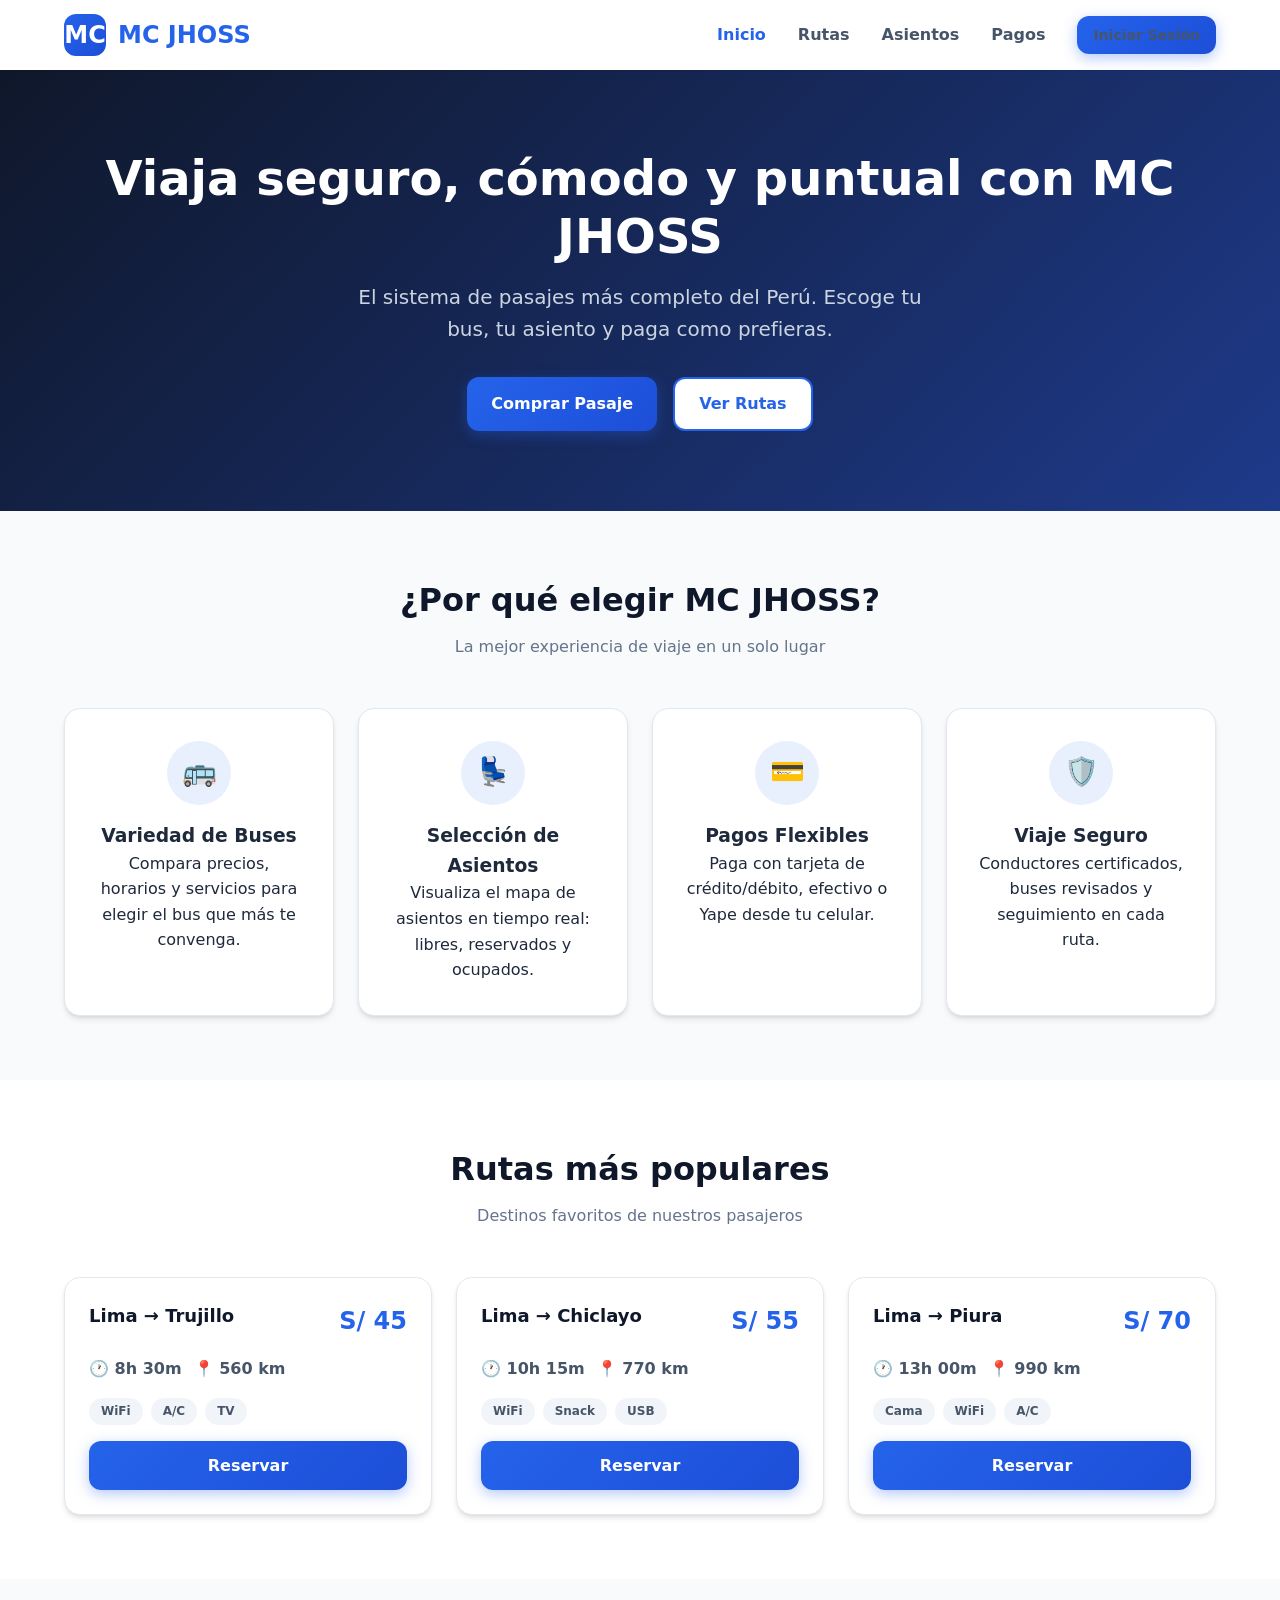
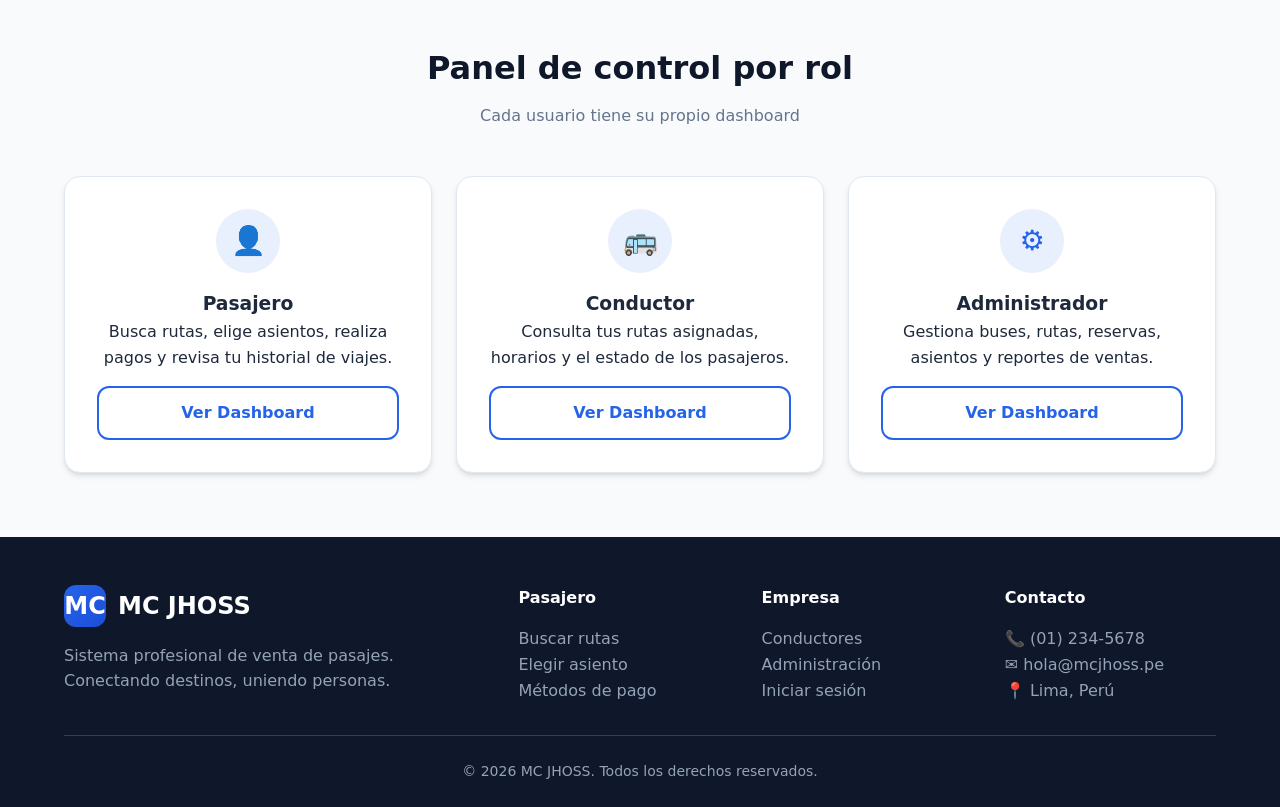
<file: index.html>
<!DOCTYPE html>
<html lang="es">
<head>
  <meta charset="UTF-8">
  <meta name="viewport" content="width=device-width, initial-scale=1.0">
  <title>MC JHOSS - Sistema de Pasajes Profesional</title>
  <meta name="description" content="Sistema profesional de venta de pasajes de bus MC JHOSS. Reserva tu asiento, paga con tarjeta, efectivo o Yape.">
  <link rel="stylesheet" href="styles.css">
</head>
<body>
  <nav class="navbar">
    <div class="container">
      <a href="index.html" class="logo">
        <div class="logo-icon">MC</div>
        MC JHOSS
      </a>
      <ul class="nav-links">
        <li><a href="index.html" class="active">Inicio</a></li>
        <li><a href="rutas.html">Rutas</a></li>
        <li><a href="asientos.html">Asientos</a></li>
        <li><a href="pagos.html">Pagos</a></li>
        <li><a href="login.html" class="btn btn-primary btn-sm">Iniciar Sesión</a></li>
      </ul>
    </div>
  </nav>

  <header class="hero">
    <div class="container">
      <h1>Viaja seguro, cómodo y puntual con MC JHOSS</h1>
      <p>El sistema de pasajes más completo del Perú. Escoge tu bus, tu asiento y paga como prefieras.</p>
      <div class="hero-btns">
        <a href="login.html?rol=pasajero" class="btn btn-primary">Comprar Pasaje</a>
        <a href="rutas.html" class="btn btn-secondary">Ver Rutas</a>
      </div>
    </div>
  </header>

  <section class="section">
    <div class="container">
      <h2 class="section-title">¿Por qué elegir MC JHOSS?</h2>
      <p class="section-subtitle">La mejor experiencia de viaje en un solo lugar</p>
      <div class="grid grid-4">
        <div class="card feature-card">
          <div class="feature-icon">🚌</div>
          <h3>Variedad de Buses</h3>
          <p>Compara precios, horarios y servicios para elegir el bus que más te convenga.</p>
        </div>
        <div class="card feature-card">
          <div class="feature-icon">💺</div>
          <h3>Selección de Asientos</h3>
          <p>Visualiza el mapa de asientos en tiempo real: libres, reservados y ocupados.</p>
        </div>
        <div class="card feature-card">
          <div class="feature-icon">💳</div>
          <h3>Pagos Flexibles</h3>
          <p>Paga con tarjeta de crédito/débito, efectivo o Yape desde tu celular.</p>
        </div>
        <div class="card feature-card">
          <div class="feature-icon">🛡️</div>
          <h3>Viaje Seguro</h3>
          <p>Conductores certificados, buses revisados y seguimiento en cada ruta.</p>
        </div>
      </div>
    </div>
  </section>

  <section class="section" style="background: var(--white);">
    <div class="container">
      <h2 class="section-title">Rutas más populares</h2>
      <p class="section-subtitle">Destinos favoritos de nuestros pasajeros</p>
      <div class="grid grid-3">
        <div class="card bus-card">
          <div class="bus-header">
            <span class="bus-name">Lima → Trujillo</span>
            <span class="bus-price">S/ 45</span>
          </div>
          <div class="bus-route">
            <span>🕐 8h 30m</span>
            <span>📍 560 km</span>
          </div>
          <div class="bus-features">
            <span>WiFi</span>
            <span>A/C</span>
            <span>TV</span>
          </div>
          <a href="login.html" class="btn btn-primary btn-block">Reservar</a>
        </div>
        <div class="card bus-card">
          <div class="bus-header">
            <span class="bus-name">Lima → Chiclayo</span>
            <span class="bus-price">S/ 55</span>
          </div>
          <div class="bus-route">
            <span>🕐 10h 15m</span>
            <span>📍 770 km</span>
          </div>
          <div class="bus-features">
            <span>WiFi</span>
            <span>Snack</span>
            <span>USB</span>
          </div>
          <a href="login.html" class="btn btn-primary btn-block">Reservar</a>
        </div>
        <div class="card bus-card">
          <div class="bus-header">
            <span class="bus-name">Lima → Piura</span>
            <span class="bus-price">S/ 70</span>
          </div>
          <div class="bus-route">
            <span>🕐 13h 00m</span>
            <span>📍 990 km</span>
          </div>
          <div class="bus-features">
            <span>Cama</span>
            <span>WiFi</span>
            <span>A/C</span>
          </div>
          <a href="login.html" class="btn btn-primary btn-block">Reservar</a>
        </div>
      </div>
    </div>
  </section>

  <section class="section">
    <div class="container">
      <h2 class="section-title">Panel de control por rol</h2>
      <p class="section-subtitle">Cada usuario tiene su propio dashboard</p>
      <div class="grid grid-3">
        <div class="card feature-card">
          <div class="feature-icon">👤</div>
          <h3>Pasajero</h3>
          <p>Busca rutas, elige asientos, realiza pagos y revisa tu historial de viajes.</p>
          <a href="pasajero.html" class="btn btn-secondary btn-block mt-2">Ver Dashboard</a>
        </div>
        <div class="card feature-card">
          <div class="feature-icon">🚌</div>
          <h3>Conductor</h3>
          <p>Consulta tus rutas asignadas, horarios y el estado de los pasajeros.</p>
          <a href="conductor.html" class="btn btn-secondary btn-block mt-2">Ver Dashboard</a>
        </div>
        <div class="card feature-card">
          <div class="feature-icon">⚙️</div>
          <h3>Administrador</h3>
          <p>Gestiona buses, rutas, reservas, asientos y reportes de ventas.</p>
          <a href="administrador.html" class="btn btn-secondary btn-block mt-2">Ver Dashboard</a>
        </div>
      </div>
    </div>
  </section>

  <footer class="footer">
    <div class="container">
      <div class="footer-grid">
        <div>
          <a href="index.html" class="logo" style="color: white; margin-bottom: 1rem;">
            <div class="logo-icon">MC</div>
            MC JHOSS
          </a>
          <p style="color: var(--gray-400);">Sistema profesional de venta de pasajes. Conectando destinos, uniendo personas.</p>
        </div>
        <div>
          <h4 style="margin-bottom: 1rem;">Pasajero</h4>
          <ul style="list-style: none; color: var(--gray-400);">
            <li><a href="rutas.html">Buscar rutas</a></li>
            <li><a href="asientos.html">Elegir asiento</a></li>
            <li><a href="pagos.html">Métodos de pago</a></li>
          </ul>
        </div>
        <div>
          <h4 style="margin-bottom: 1rem;">Empresa</h4>
          <ul style="list-style: none; color: var(--gray-400);">
            <li><a href="conductor.html">Conductores</a></li>
            <li><a href="administrador.html">Administración</a></li>
            <li><a href="login.html">Iniciar sesión</a></li>
          </ul>
        </div>
        <div>
          <h4 style="margin-bottom: 1rem;">Contacto</h4>
          <ul style="list-style: none; color: var(--gray-400);">
            <li>📞 (01) 234-5678</li>
            <li>✉️ hola@mcjhoss.pe</li>
            <li>📍 Lima, Perú</li>
          </ul>
        </div>
      </div>
      <div class="footer-bottom">
        © 2026 MC JHOSS. Todos los derechos reservados.
      </div>
    </div>
  </footer>
</body>
</html>
</file>
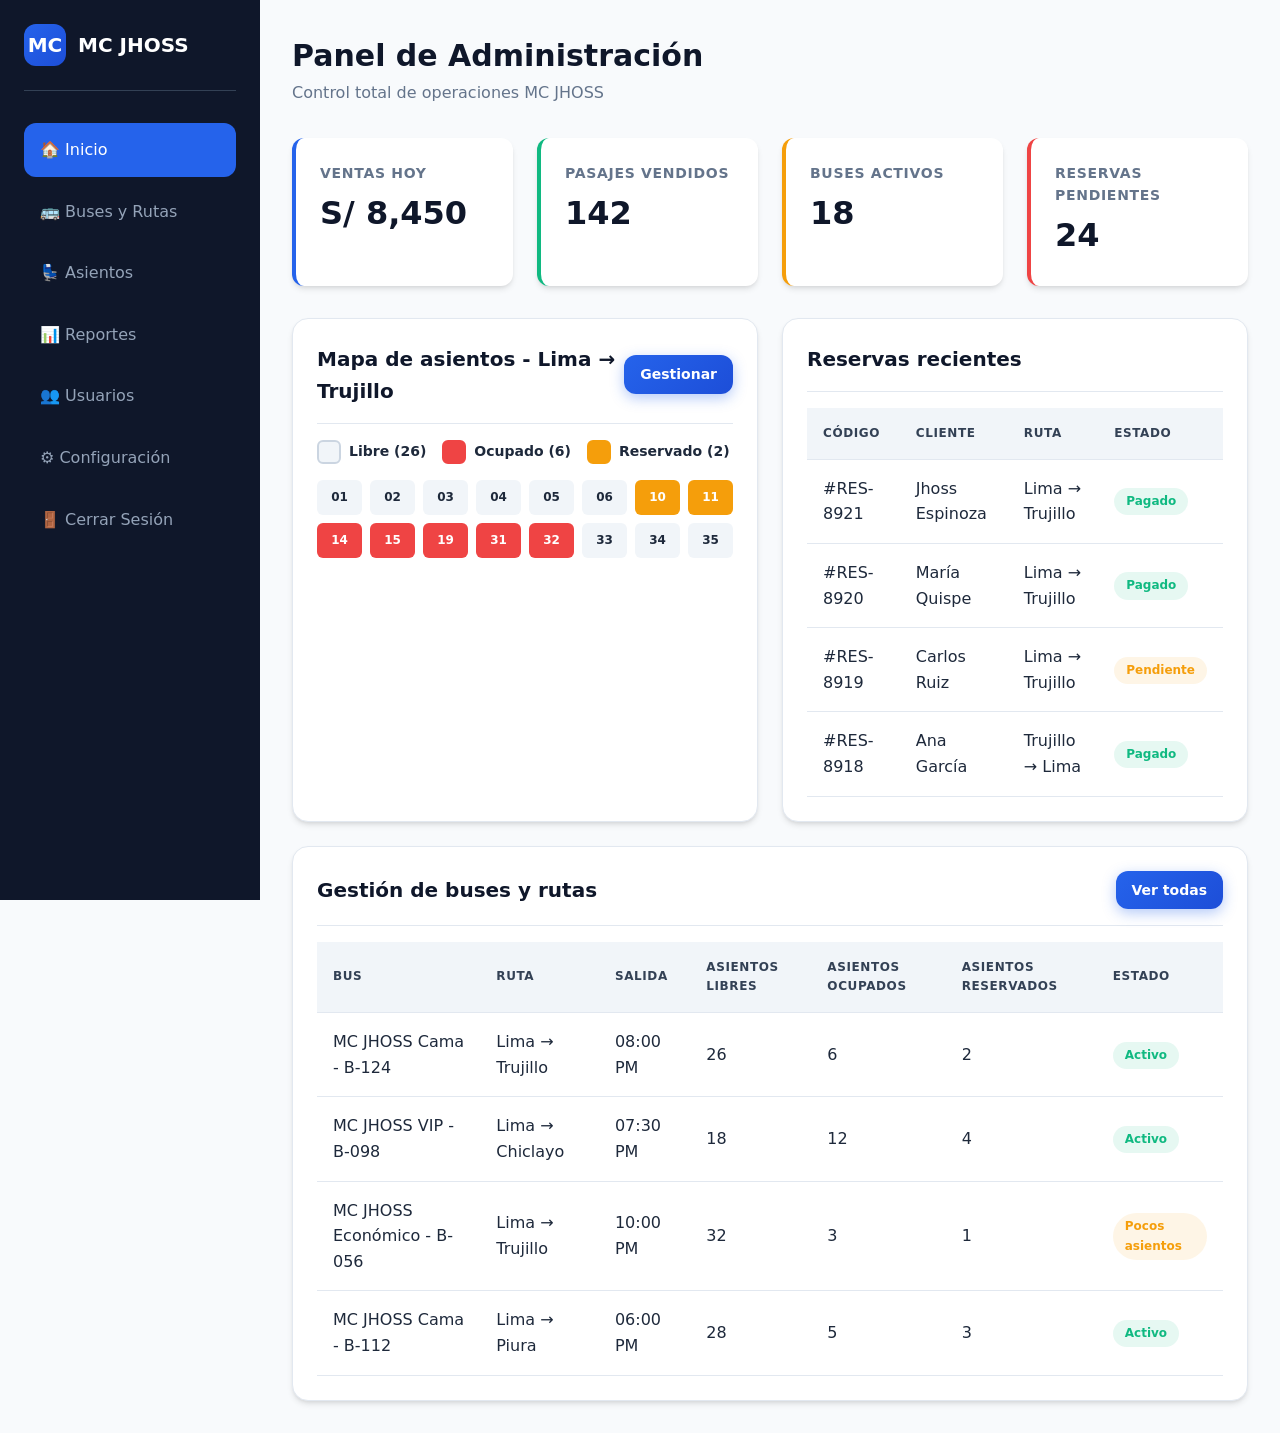
<file: administrador.html>
<!DOCTYPE html>
<html lang="es">
<head>
  <meta charset="UTF-8">
  <meta name="viewport" content="width=device-width, initial-scale=1.0">
  <title>Dashboard Administrador - MC JHOSS</title>
  <meta name="description" content="Dashboard del administrador MC JHOSS. Gestión de buses, rutas, reservas y asientos.">
  <link rel="stylesheet" href="styles.css">
</head>
<body class="dashboard">
  <aside class="sidebar">
    <div class="sidebar-logo">
      <div class="logo-icon">MC</div>
      MC JHOSS
    </div>
    <ul class="sidebar-menu">
      <li><a href="administrador.html" class="active">🏠 Inicio</a></li>
      <li><a href="rutas.html">🚌 Buses y Rutas</a></li>
      <li><a href="asientos.html">💺 Asientos</a></li>
      <li><a href="#">📊 Reportes</a></li>
      <li><a href="#">👥 Usuarios</a></li>
      <li><a href="#">⚙️ Configuración</a></li>
      <li><a href="login.html">🚪 Cerrar Sesión</a></li>
    </ul>
  </aside>

  <main class="main-content">
    <div class="page-header">
      <h1>Panel de Administración</h1>
      <p>Control total de operaciones MC JHOSS</p>
    </div>

    <div class="stats-grid">
      <div class="stat-card blue">
        <div class="stat-label">Ventas Hoy</div>
        <div class="stat-value">S/ 8,450</div>
      </div>
      <div class="stat-card green">
        <div class="stat-label">Pasajes Vendidos</div>
        <div class="stat-value">142</div>
      </div>
      <div class="stat-card orange">
        <div class="stat-label">Buses Activos</div>
        <div class="stat-value">18</div>
      </div>
      <div class="stat-card red">
        <div class="stat-label">Reservas Pendientes</div>
        <div class="stat-value">24</div>
      </div>
    </div>

    <div class="grid grid-2">
      <div class="card">
        <div class="card-header">
          <span class="card-title">Mapa de asientos - Lima → Trujillo</span>
          <a href="asientos.html" class="btn btn-primary btn-sm">Gestionar</a>
        </div>
        <div class="seat-legend" style="justify-content: flex-start; gap: 1rem; margin-bottom: 1rem;">
          <div class="legend-item"><div class="legend-box free"></div> Libre (26)</div>
          <div class="legend-item"><div class="legend-box occupied"></div> Ocupado (6)</div>
          <div class="legend-item"><div class="legend-box reserved"></div> Reservado (2)</div>
        </div>
        <div style="display: grid; grid-template-columns: repeat(8, 1fr); gap: 0.5rem;">
          <div style="padding: 0.5rem; background: var(--gray-100); border-radius: var(--radius-sm); text-align: center; font-size: 0.75rem; font-weight: 700;">01</div>
          <div style="padding: 0.5rem; background: var(--gray-100); border-radius: var(--radius-sm); text-align: center; font-size: 0.75rem; font-weight: 700;">02</div>
          <div style="padding: 0.5rem; background: var(--gray-100); border-radius: var(--radius-sm); text-align: center; font-size: 0.75rem; font-weight: 700;">03</div>
          <div style="padding: 0.5rem; background: var(--gray-100); border-radius: var(--radius-sm); text-align: center; font-size: 0.75rem; font-weight: 700;">04</div>
          <div style="padding: 0.5rem; background: var(--gray-100); border-radius: var(--radius-sm); text-align: center; font-size: 0.75rem; font-weight: 700;">05</div>
          <div style="padding: 0.5rem; background: var(--gray-100); border-radius: var(--radius-sm); text-align: center; font-size: 0.75rem; font-weight: 700;">06</div>
          <div style="padding: 0.5rem; background: var(--warning); color: white; border-radius: var(--radius-sm); text-align: center; font-size: 0.75rem; font-weight: 700;">10</div>
          <div style="padding: 0.5rem; background: var(--warning); color: white; border-radius: var(--radius-sm); text-align: center; font-size: 0.75rem; font-weight: 700;">11</div>
          <div style="padding: 0.5rem; background: var(--danger); color: white; border-radius: var(--radius-sm); text-align: center; font-size: 0.75rem; font-weight: 700;">14</div>
          <div style="padding: 0.5rem; background: var(--danger); color: white; border-radius: var(--radius-sm); text-align: center; font-size: 0.75rem; font-weight: 700;">15</div>
          <div style="padding: 0.5rem; background: var(--danger); color: white; border-radius: var(--radius-sm); text-align: center; font-size: 0.75rem; font-weight: 700;">19</div>
          <div style="padding: 0.5rem; background: var(--danger); color: white; border-radius: var(--radius-sm); text-align: center; font-size: 0.75rem; font-weight: 700;">31</div>
          <div style="padding: 0.5rem; background: var(--danger); color: white; border-radius: var(--radius-sm); text-align: center; font-size: 0.75rem; font-weight: 700;">32</div>
          <div style="padding: 0.5rem; background: var(--gray-100); border-radius: var(--radius-sm); text-align: center; font-size: 0.75rem; font-weight: 700;">33</div>
          <div style="padding: 0.5rem; background: var(--gray-100); border-radius: var(--radius-sm); text-align: center; font-size: 0.75rem; font-weight: 700;">34</div>
          <div style="padding: 0.5rem; background: var(--gray-100); border-radius: var(--radius-sm); text-align: center; font-size: 0.75rem; font-weight: 700;">35</div>
        </div>
      </div>

      <div class="card">
        <div class="card-header">
          <span class="card-title">Reservas recientes</span>
        </div>
        <div class="table-container">
          <table class="data-table">
            <thead>
              <tr>
                <th>Código</th>
                <th>Cliente</th>
                <th>Ruta</th>
                <th>Estado</th>
              </tr>
            </thead>
            <tbody>
              <tr>
                <td>#RES-8921</td>
                <td>Jhoss Espinoza</td>
                <td>Lima → Trujillo</td>
                <td><span class="badge badge-success">Pagado</span></td>
              </tr>
              <tr>
                <td>#RES-8920</td>
                <td>María Quispe</td>
                <td>Lima → Trujillo</td>
                <td><span class="badge badge-success">Pagado</span></td>
              </tr>
              <tr>
                <td>#RES-8919</td>
                <td>Carlos Ruiz</td>
                <td>Lima → Trujillo</td>
                <td><span class="badge badge-warning">Pendiente</span></td>
              </tr>
              <tr>
                <td>#RES-8918</td>
                <td>Ana García</td>
                <td>Trujillo → Lima</td>
                <td><span class="badge badge-success">Pagado</span></td>
              </tr>
            </tbody>
          </table>
        </div>
      </div>
    </div>

    <div class="card mt-3">
      <div class="card-header">
        <span class="card-title">Gestión de buses y rutas</span>
        <a href="rutas.html" class="btn btn-primary btn-sm">Ver todas</a>
      </div>
      <div class="table-container">
        <table class="data-table">
          <thead>
            <tr>
              <th>Bus</th>
              <th>Ruta</th>
              <th>Salida</th>
              <th>Asientos Libres</th>
              <th>Asientos Ocupados</th>
              <th>Asientos Reservados</th>
              <th>Estado</th>
            </tr>
          </thead>
          <tbody>
            <tr>
              <td>MC JHOSS Cama - B-124</td>
              <td>Lima → Trujillo</td>
              <td>08:00 PM</td>
              <td>26</td>
              <td>6</td>
              <td>2</td>
              <td><span class="badge badge-success">Activo</span></td>
            </tr>
            <tr>
              <td>MC JHOSS VIP - B-098</td>
              <td>Lima → Chiclayo</td>
              <td>07:30 PM</td>
              <td>18</td>
              <td>12</td>
              <td>4</td>
              <td><span class="badge badge-success">Activo</span></td>
            </tr>
            <tr>
              <td>MC JHOSS Económico - B-056</td>
              <td>Lima → Trujillo</td>
              <td>10:00 PM</td>
              <td>32</td>
              <td>3</td>
              <td>1</td>
              <td><span class="badge badge-warning">Pocos asientos</span></td>
            </tr>
            <tr>
              <td>MC JHOSS Cama - B-112</td>
              <td>Lima → Piura</td>
              <td>06:00 PM</td>
              <td>28</td>
              <td>5</td>
              <td>3</td>
              <td><span class="badge badge-success">Activo</span></td>
            </tr>
          </tbody>
        </table>
      </div>
    </div>
  </main>
</body>
</html>
</file>
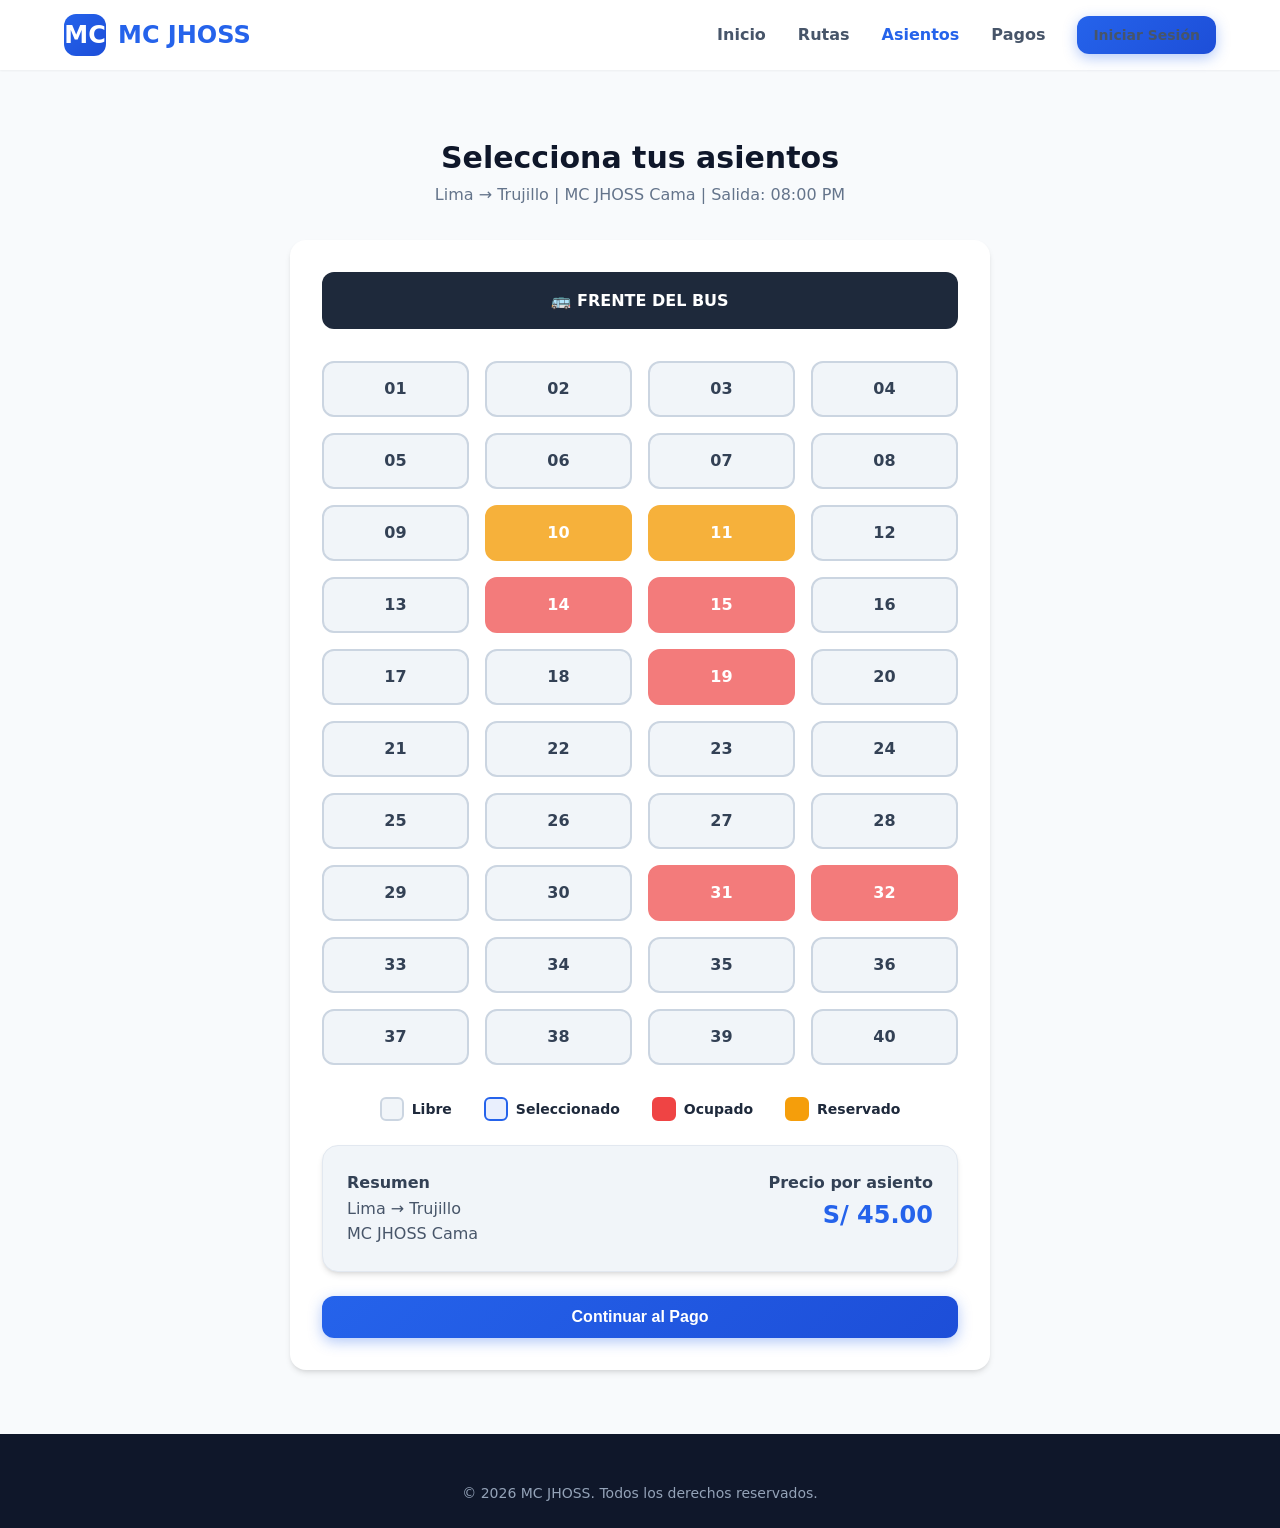
<file: asientos.html>
<!DOCTYPE html>
<html lang="es">
<head>
  <meta charset="UTF-8">
  <meta name="viewport" content="width=device-width, initial-scale=1.0">
  <title>Selección de Asientos - MC JHOSS</title>
  <meta name="description" content="Selecciona tu asiento en el bus MC JHOSS. Visualiza asientos libres, reservados y ocupados.">
  <link rel="stylesheet" href="styles.css">
</head>
<body>
  <nav class="navbar">
    <div class="container">
      <a href="index.html" class="logo">
        <div class="logo-icon">MC</div>
        MC JHOSS
      </a>
      <ul class="nav-links">
        <li><a href="index.html">Inicio</a></li>
        <li><a href="rutas.html">Rutas</a></li>
        <li><a href="asientos.html" class="active">Asientos</a></li>
        <li><a href="pagos.html">Pagos</a></li>
        <li><a href="login.html" class="btn btn-primary btn-sm">Iniciar Sesión</a></li>
      </ul>
    </div>
  </nav>

  <section class="section">
    <div class="container">
      <div class="page-header text-center">
        <h1>Selecciona tus asientos</h1>
        <p>Lima → Trujillo | MC JHOSS Cama | Salida: 08:00 PM</p>
      </div>

      <div class="bus-container">
        <div class="bus-front">🚌 FRENTE DEL BUS</div>

        <form action="pagos.html" method="get">
          <div class="seats-grid">
            <div class="seat"><input type="checkbox" id="s1" name="asiento" value="1"><label for="s1" class="seat-label">01</label></div>
            <div class="seat"><input type="checkbox" id="s2" name="asiento" value="2"><label for="s2" class="seat-label">02</label></div>
            <div class="seat"><input type="checkbox" id="s3" name="asiento" value="3"><label for="s3" class="seat-label">03</label></div>
            <div class="seat"><input type="checkbox" id="s4" name="asiento" value="4"><label for="s4" class="seat-label">04</label></div>

            <div class="seat"><input type="checkbox" id="s5" name="asiento" value="5"><label for="s5" class="seat-label">05</label></div>
            <div class="seat"><input type="checkbox" id="s6" name="asiento" value="6"><label for="s6" class="seat-label">06</label></div>
            <div class="seat"><input type="checkbox" id="s7" name="asiento" value="7"><label for="s7" class="seat-label">07</label></div>
            <div class="seat"><input type="checkbox" id="s8" name="asiento" value="8"><label for="s8" class="seat-label">08</label></div>

            <div class="seat"><input type="checkbox" id="s9" name="asiento" value="9"><label for="s9" class="seat-label">09</label></div>
            <div class="seat reserved"><label class="seat-label">10</label></div>
            <div class="seat reserved"><label class="seat-label">11</label></div>
            <div class="seat"><input type="checkbox" id="s12" name="asiento" value="12"><label for="s12" class="seat-label">12</label></div>

            <div class="seat"><input type="checkbox" id="s13" name="asiento" value="13"><label for="s13" class="seat-label">13</label></div>
            <div class="seat occupied"><label class="seat-label">14</label></div>
            <div class="seat occupied"><label class="seat-label">15</label></div>
            <div class="seat"><input type="checkbox" id="s16" name="asiento" value="16"><label for="s16" class="seat-label">16</label></div>

            <div class="seat"><input type="checkbox" id="s17" name="asiento" value="17"><label for="s17" class="seat-label">17</label></div>
            <div class="seat"><input type="checkbox" id="s18" name="asiento" value="18"><label for="s18" class="seat-label">18</label></div>
            <div class="seat occupied"><label class="seat-label">19</label></div>
            <div class="seat"><input type="checkbox" id="s20" name="asiento" value="20"><label for="s20" class="seat-label">20</label></div>

            <div class="seat"><input type="checkbox" id="s21" name="asiento" value="21"><label for="s21" class="seat-label">21</label></div>
            <div class="seat"><input type="checkbox" id="s22" name="asiento" value="22"><label for="s22" class="seat-label">22</label></div>
            <div class="seat"><input type="checkbox" id="s23" name="asiento" value="23"><label for="s23" class="seat-label">23</label></div>
            <div class="seat"><input type="checkbox" id="s24" name="asiento" value="24"><label for="s24" class="seat-label">24</label></div>

            <div class="seat"><input type="checkbox" id="s25" name="asiento" value="25"><label for="s25" class="seat-label">25</label></div>
            <div class="seat"><input type="checkbox" id="s26" name="asiento" value="26"><label for="s26" class="seat-label">26</label></div>
            <div class="seat"><input type="checkbox" id="s27" name="asiento" value="27"><label for="s27" class="seat-label">27</label></div>
            <div class="seat"><input type="checkbox" id="s28" name="asiento" value="28"><label for="s28" class="seat-label">28</label></div>

            <div class="seat"><input type="checkbox" id="s29" name="asiento" value="29"><label for="s29" class="seat-label">29</label></div>
            <div class="seat"><input type="checkbox" id="s30" name="asiento" value="30"><label for="s30" class="seat-label">30</label></div>
            <div class="seat occupied"><label class="seat-label">31</label></div>
            <div class="seat occupied"><label class="seat-label">32</label></div>

            <div class="seat"><input type="checkbox" id="s33" name="asiento" value="33"><label for="s33" class="seat-label">33</label></div>
            <div class="seat"><input type="checkbox" id="s34" name="asiento" value="34"><label for="s34" class="seat-label">34</label></div>
            <div class="seat"><input type="checkbox" id="s35" name="asiento" value="35"><label for="s35" class="seat-label">35</label></div>
            <div class="seat"><input type="checkbox" id="s36" name="asiento" value="36"><label for="s36" class="seat-label">36</label></div>

            <div class="seat"><input type="checkbox" id="s37" name="asiento" value="37"><label for="s37" class="seat-label">37</label></div>
            <div class="seat"><input type="checkbox" id="s38" name="asiento" value="38"><label for="s38" class="seat-label">38</label></div>
            <div class="seat"><input type="checkbox" id="s39" name="asiento" value="39"><label for="s39" class="seat-label">39</label></div>
            <div class="seat"><input type="checkbox" id="s40" name="asiento" value="40"><label for="s40" class="seat-label">40</label></div>
          </div>

          <div class="seat-legend">
            <div class="legend-item"><div class="legend-box free"></div> Libre</div>
            <div class="legend-item"><div class="legend-box selected"></div> Seleccionado</div>
            <div class="legend-item"><div class="legend-box occupied"></div> Ocupado</div>
            <div class="legend-item"><div class="legend-box reserved"></div> Reservado</div>
          </div>

          <div class="card" style="background: var(--gray-100); margin-bottom: 1.5rem;">
            <div class="grid grid-2">
              <div>
                <p style="font-weight: 700; color: var(--gray-700);">Resumen</p>
                <p style="color: var(--gray-600);">Lima → Trujillo</p>
                <p style="color: var(--gray-600);">MC JHOSS Cama</p>
              </div>
              <div style="text-align: right;">
                <p style="font-weight: 700; color: var(--gray-700);">Precio por asiento</p>
                <p style="font-size: 1.5rem; font-weight: 800; color: var(--primary);">S/ 45.00</p>
              </div>
            </div>
          </div>

          <button type="submit" class="btn btn-primary btn-block">Continuar al Pago</button>
        </form>
      </div>
    </div>
  </section>

  <footer class="footer">
    <div class="container">
      <div class="footer-bottom" style="border-top: none; padding-top: 0;">
        © 2026 MC JHOSS. Todos los derechos reservados.
      </div>
    </div>
  </footer>
</body>
</html>
</file>
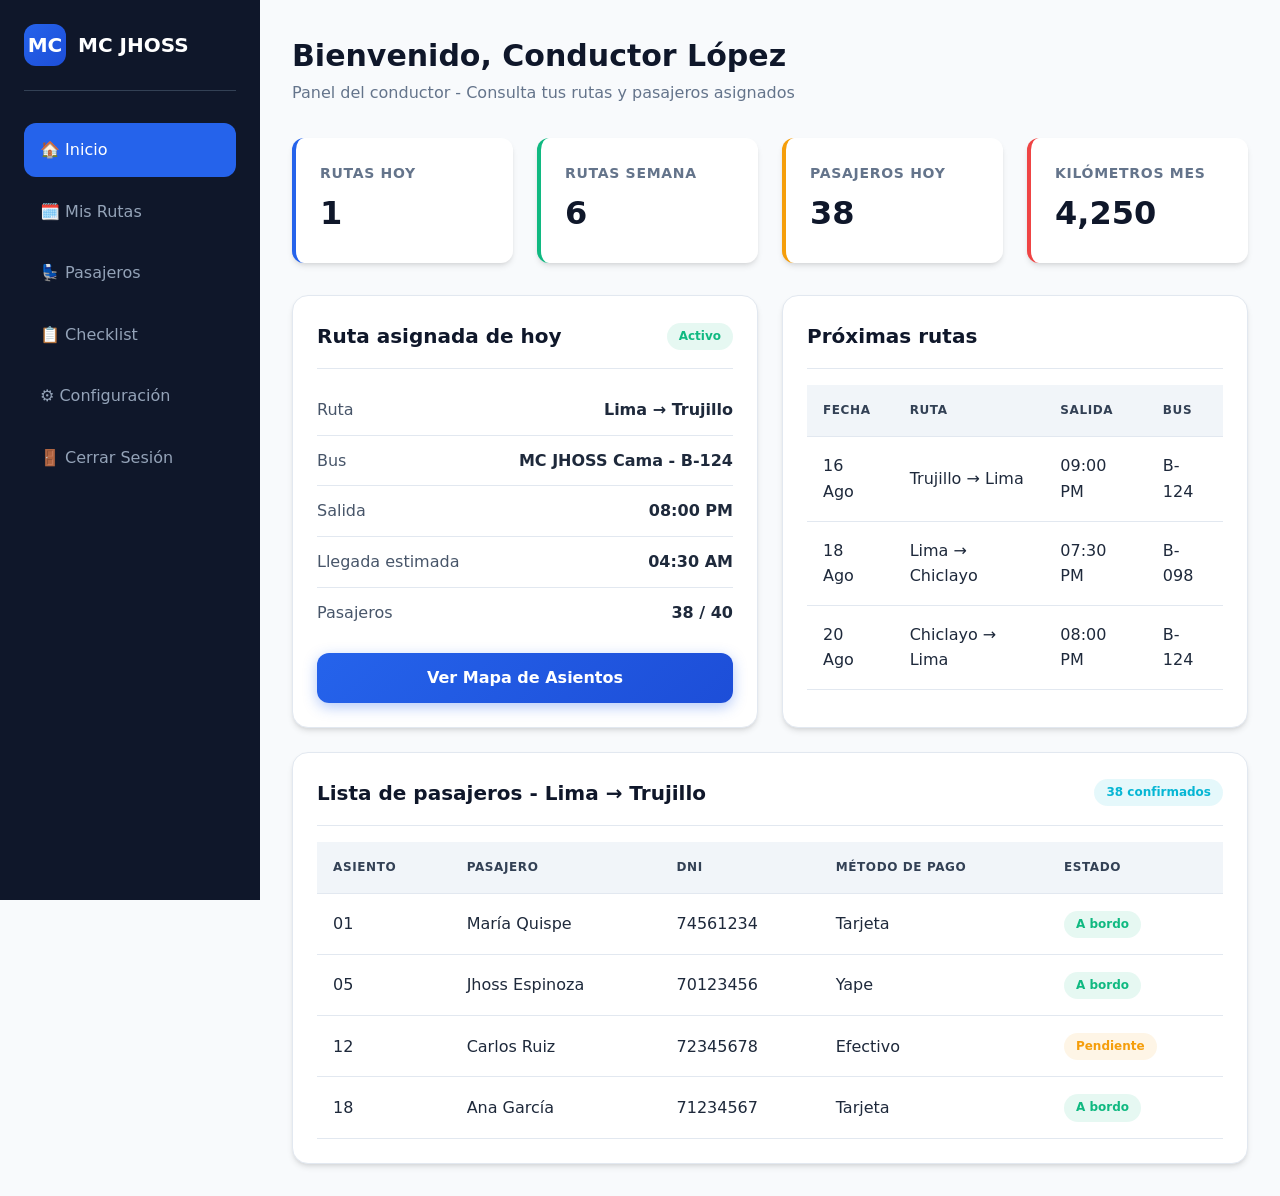
<file: conductor.html>
<!DOCTYPE html>
<html lang="es">
<head>
  <meta charset="UTF-8">
  <meta name="viewport" content="width=device-width, initial-scale=1.0">
  <title>Dashboard Conductor - MC JHOSS</title>
  <meta name="description" content="Dashboard del conductor MC JHOSS. Rutas asignadas, horarios y pasajeros.">
  <link rel="stylesheet" href="styles.css">
</head>
<body class="dashboard">
  <aside class="sidebar">
    <div class="sidebar-logo">
      <div class="logo-icon">MC</div>
      MC JHOSS
    </div>
    <ul class="sidebar-menu">
      <li><a href="conductor.html" class="active">🏠 Inicio</a></li>
      <li><a href="#">🗓️ Mis Rutas</a></li>
      <li><a href="asientos.html">💺 Pasajeros</a></li>
      <li><a href="#">📋 Checklist</a></li>
      <li><a href="#">⚙️ Configuración</a></li>
      <li><a href="login.html">🚪 Cerrar Sesión</a></li>
    </ul>
  </aside>

  <main class="main-content">
    <div class="page-header">
      <h1>Bienvenido, Conductor López</h1>
      <p>Panel del conductor - Consulta tus rutas y pasajeros asignados</p>
    </div>

    <div class="stats-grid">
      <div class="stat-card blue">
        <div class="stat-label">Rutas Hoy</div>
        <div class="stat-value">1</div>
      </div>
      <div class="stat-card green">
        <div class="stat-label">Rutas Semana</div>
        <div class="stat-value">6</div>
      </div>
      <div class="stat-card orange">
        <div class="stat-label">Pasajeros Hoy</div>
        <div class="stat-value">38</div>
      </div>
      <div class="stat-card red">
        <div class="stat-label">Kilómetros Mes</div>
        <div class="stat-value">4,250</div>
      </div>
    </div>

    <div class="grid grid-2">
      <div class="card">
        <div class="card-header">
          <span class="card-title">Ruta asignada de hoy</span>
          <span class="badge badge-success">Activo</span>
        </div>
        <div style="margin-bottom: 1rem;">
          <div style="display: flex; justify-content: space-between; padding: 0.75rem 0; border-bottom: 1px solid var(--gray-200);">
            <span style="color: var(--gray-600);">Ruta</span>
            <span style="font-weight: 700;">Lima → Trujillo</span>
          </div>
          <div style="display: flex; justify-content: space-between; padding: 0.75rem 0; border-bottom: 1px solid var(--gray-200);">
            <span style="color: var(--gray-600);">Bus</span>
            <span style="font-weight: 700;">MC JHOSS Cama - B-124</span>
          </div>
          <div style="display: flex; justify-content: space-between; padding: 0.75rem 0; border-bottom: 1px solid var(--gray-200);">
            <span style="color: var(--gray-600);">Salida</span>
            <span style="font-weight: 700;">08:00 PM</span>
          </div>
          <div style="display: flex; justify-content: space-between; padding: 0.75rem 0; border-bottom: 1px solid var(--gray-200);">
            <span style="color: var(--gray-600);">Llegada estimada</span>
            <span style="font-weight: 700;">04:30 AM</span>
          </div>
          <div style="display: flex; justify-content: space-between; padding: 0.75rem 0;">
            <span style="color: var(--gray-600);">Pasajeros</span>
            <span style="font-weight: 700;">38 / 40</span>
          </div>
        </div>
        <a href="asientos.html" class="btn btn-primary btn-block">Ver Mapa de Asientos</a>
      </div>

      <div class="card">
        <div class="card-header">
          <span class="card-title">Próximas rutas</span>
        </div>
        <div class="table-container">
          <table class="data-table">
            <thead>
              <tr>
                <th>Fecha</th>
                <th>Ruta</th>
                <th>Salida</th>
                <th>Bus</th>
              </tr>
            </thead>
            <tbody>
              <tr>
                <td>16 Ago</td>
                <td>Trujillo → Lima</td>
                <td>09:00 PM</td>
                <td>B-124</td>
              </tr>
              <tr>
                <td>18 Ago</td>
                <td>Lima → Chiclayo</td>
                <td>07:30 PM</td>
                <td>B-098</td>
              </tr>
              <tr>
                <td>20 Ago</td>
                <td>Chiclayo → Lima</td>
                <td>08:00 PM</td>
                <td>B-124</td>
              </tr>
            </tbody>
          </table>
        </div>
      </div>
    </div>

    <div class="card mt-3">
      <div class="card-header">
        <span class="card-title">Lista de pasajeros - Lima → Trujillo</span>
        <span class="badge badge-info">38 confirmados</span>
      </div>
      <div class="table-container">
        <table class="data-table">
          <thead>
            <tr>
              <th>Asiento</th>
              <th>Pasajero</th>
              <th>DNI</th>
              <th>Método de Pago</th>
              <th>Estado</th>
            </tr>
          </thead>
          <tbody>
            <tr>
              <td>01</td>
              <td>María Quispe</td>
              <td>74561234</td>
              <td>Tarjeta</td>
              <td><span class="badge badge-success">A bordo</span></td>
            </tr>
            <tr>
              <td>05</td>
              <td>Jhoss Espinoza</td>
              <td>70123456</td>
              <td>Yape</td>
              <td><span class="badge badge-success">A bordo</span></td>
            </tr>
            <tr>
              <td>12</td>
              <td>Carlos Ruiz</td>
              <td>72345678</td>
              <td>Efectivo</td>
              <td><span class="badge badge-warning">Pendiente</span></td>
            </tr>
            <tr>
              <td>18</td>
              <td>Ana García</td>
              <td>71234567</td>
              <td>Tarjeta</td>
              <td><span class="badge badge-success">A bordo</span></td>
            </tr>
          </tbody>
        </table>
      </div>
    </div>
  </main>
</body>
</html>
</file>
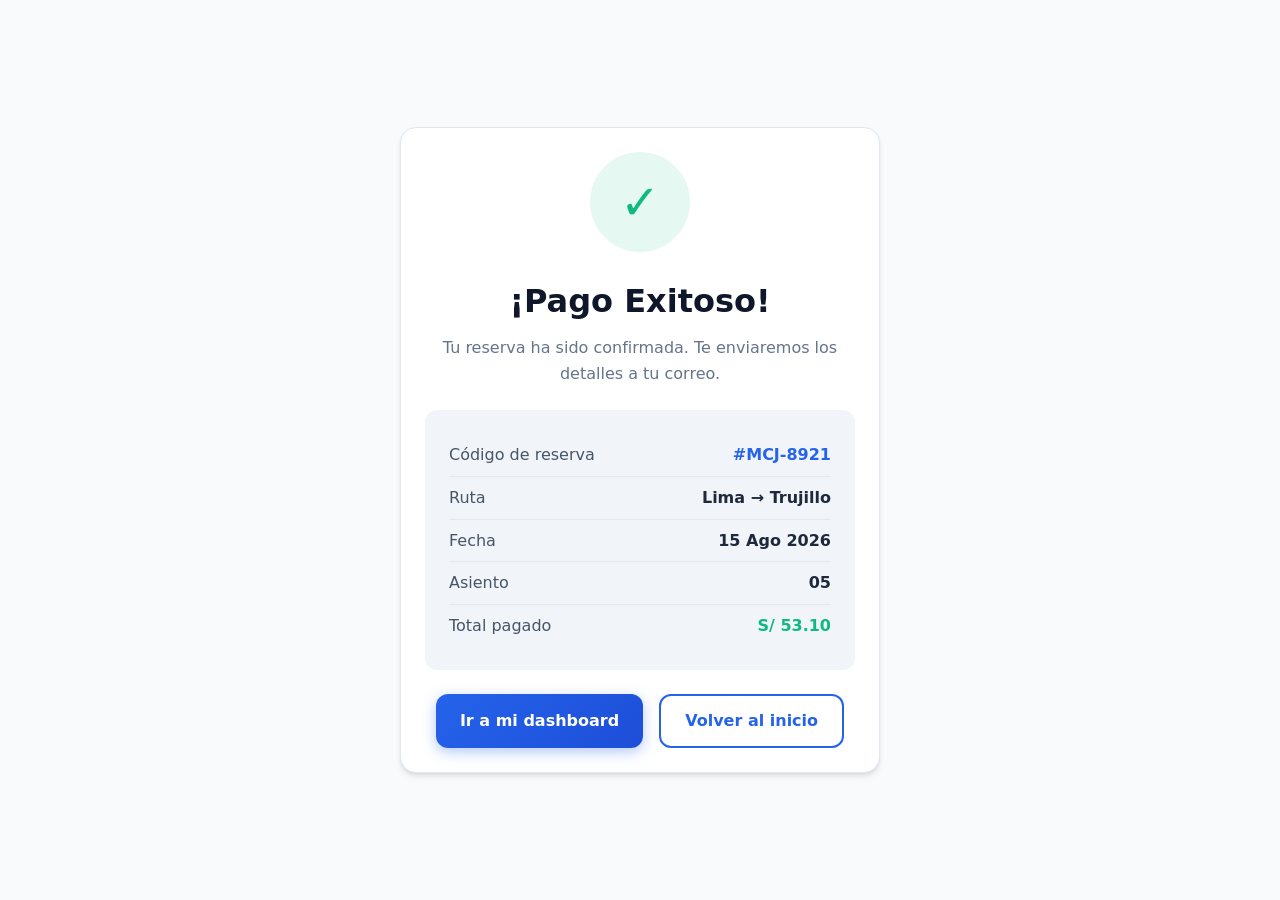
<file: exito.html>
<!DOCTYPE html>
<html lang="es">
<head>
  <meta charset="UTF-8">
  <meta name="viewport" content="width=device-width, initial-scale=1.0">
  <title>Pago Exitoso - MC JHOSS</title>
  <meta name="description" content="Tu pago en MC JHOSS se realizó con éxito. Descarga tu pasaje electrónico.">
  <link rel="stylesheet" href="styles.css">
</head>
<body class="success-page">
  <div class="card success-card">
    <div class="success-icon">✓</div>
    <h1 style="color: var(--gray-900); margin-bottom: 0.5rem;">¡Pago Exitoso!</h1>
    <p style="color: var(--gray-500); margin-bottom: 1.5rem;">Tu reserva ha sido confirmada. Te enviaremos los detalles a tu correo.</p>

    <div style="text-align: left; background: var(--gray-100); padding: 1.5rem; border-radius: var(--radius); margin-bottom: 1.5rem;">
      <div style="display: flex; justify-content: space-between; padding: 0.5rem 0; border-bottom: 1px solid var(--gray-200);">
        <span style="color: var(--gray-600);">Código de reserva</span>
        <span style="font-weight: 800; color: var(--primary);">#MCJ-8921</span>
      </div>
      <div style="display: flex; justify-content: space-between; padding: 0.5rem 0; border-bottom: 1px solid var(--gray-200);">
        <span style="color: var(--gray-600);">Ruta</span>
        <span style="font-weight: 700;">Lima → Trujillo</span>
      </div>
      <div style="display: flex; justify-content: space-between; padding: 0.5rem 0; border-bottom: 1px solid var(--gray-200);">
        <span style="color: var(--gray-600);">Fecha</span>
        <span style="font-weight: 700;">15 Ago 2026</span>
      </div>
      <div style="display: flex; justify-content: space-between; padding: 0.5rem 0; border-bottom: 1px solid var(--gray-200);">
        <span style="color: var(--gray-600);">Asiento</span>
        <span style="font-weight: 700;">05</span>
      </div>
      <div style="display: flex; justify-content: space-between; padding: 0.5rem 0;">
        <span style="color: var(--gray-600);">Total pagado</span>
        <span style="font-weight: 800; color: var(--success);">S/ 53.10</span>
      </div>
    </div>

    <div style="display: flex; gap: 1rem; justify-content: center; flex-wrap: wrap;">
      <a href="pasajero.html" class="btn btn-primary">Ir a mi dashboard</a>
      <a href="index.html" class="btn btn-secondary">Volver al inicio</a>
    </div>
  </div>
</body>
</html>
</file>
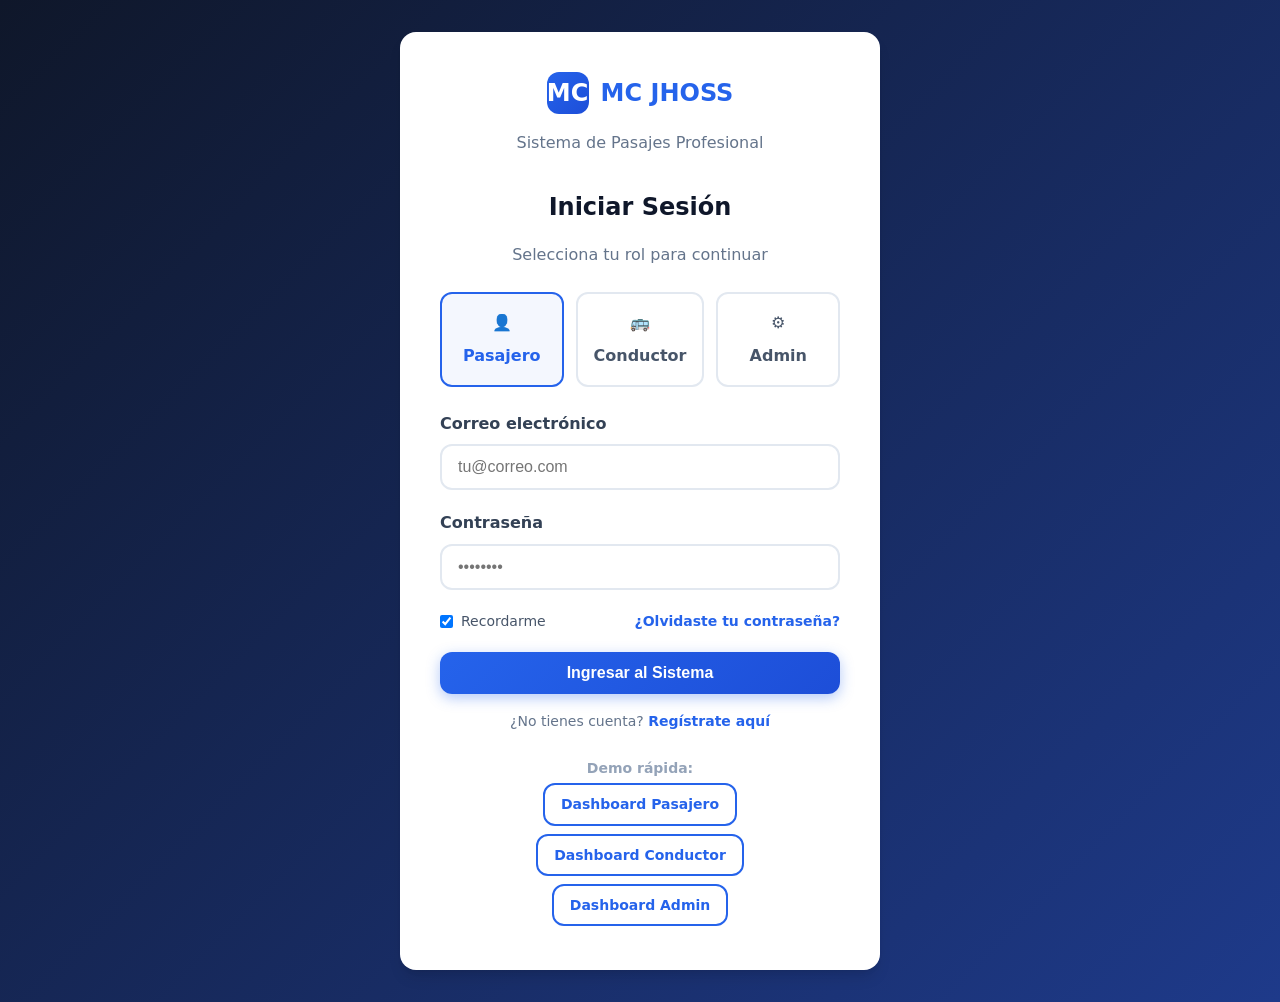
<file: login.html>
<!DOCTYPE html>
<html lang="es">
<head>
  <meta charset="UTF-8">
  <meta name="viewport" content="width=device-width, initial-scale=1.0">
  <title>Iniciar Sesión - MC JHOSS</title>
  <meta name="description" content="Inicia sesión como pasajero, conductor o administrador en MC JHOSS.">
  <link rel="stylesheet" href="styles.css">
</head>
<body class="login-page">
  <div class="login-card">
    <div class="login-logo">
      <div class="logo" style="justify-content: center;">
        <div class="logo-icon">MC</div>
        MC JHOSS
      </div>
      <p style="color: var(--gray-500);">Sistema de Pasajes Profesional</p>
    </div>

    <h2 class="text-center mb-2" style="color: var(--gray-900);">Iniciar Sesión</h2>
    <p class="text-center mb-3" style="color: var(--gray-500);">Selecciona tu rol para continuar</p>

    <form action="pasajero.html" method="get">
      <div class="role-selector">
        <div class="role-option">
          <input type="radio" name="rol" id="rol-pasajero" value="pasajero" checked>
          <label for="rol-pasajero" class="role-label">
            <span>👤</span>
            Pasajero
          </label>
        </div>
        <div class="role-option">
          <input type="radio" name="rol" id="rol-conductor" value="conductor">
          <label for="rol-conductor" class="role-label">
            <span>🚌</span>
            Conductor
          </label>
        </div>
        <div class="role-option">
          <input type="radio" name="rol" id="rol-admin" value="administrador">
          <label for="rol-admin" class="role-label">
            <span>⚙️</span>
            Admin
          </label>
        </div>
      </div>

      <div class="form-group">
        <label class="form-label" for="email">Correo electrónico</label>
        <input type="email" id="email" class="form-control" placeholder="tu@correo.com" required>
      </div>

      <div class="form-group">
        <label class="form-label" for="password">Contraseña</label>
        <input type="password" id="password" class="form-control" placeholder="••••••••" required>
      </div>

      <div class="form-group" style="display: flex; justify-content: space-between; align-items: center; font-size: 0.875rem;">
        <label style="display: flex; align-items: center; gap: 0.5rem; color: var(--gray-600); cursor: pointer;">
          <input type="checkbox" checked> Recordarme
        </label>
        <a href="#" style="color: var(--primary); font-weight: 600;">¿Olvidaste tu contraseña?</a>
      </div>

      <button type="submit" class="btn btn-primary btn-block mb-2">Ingresar al Sistema</button>

      <p class="text-center" style="color: var(--gray-500); font-size: 0.875rem;">
        ¿No tienes cuenta? <a href="#" style="color: var(--primary); font-weight: 700;">Regístrate aquí</a>
      </p>
    </form>

    <div class="mt-3" style="text-align: center; font-size: 0.875rem; color: var(--gray-400);">
      <p><strong>Demo rápida:</strong></p>
      <a href="pasajero.html" class="btn btn-sm btn-secondary" style="margin: 0.25rem;">Dashboard Pasajero</a>
      <a href="conductor.html" class="btn btn-sm btn-secondary" style="margin: 0.25rem;">Dashboard Conductor</a>
      <a href="administrador.html" class="btn btn-sm btn-secondary" style="margin: 0.25rem;">Dashboard Admin</a>
    </div>
  </div>
</body>
</html>
</file>
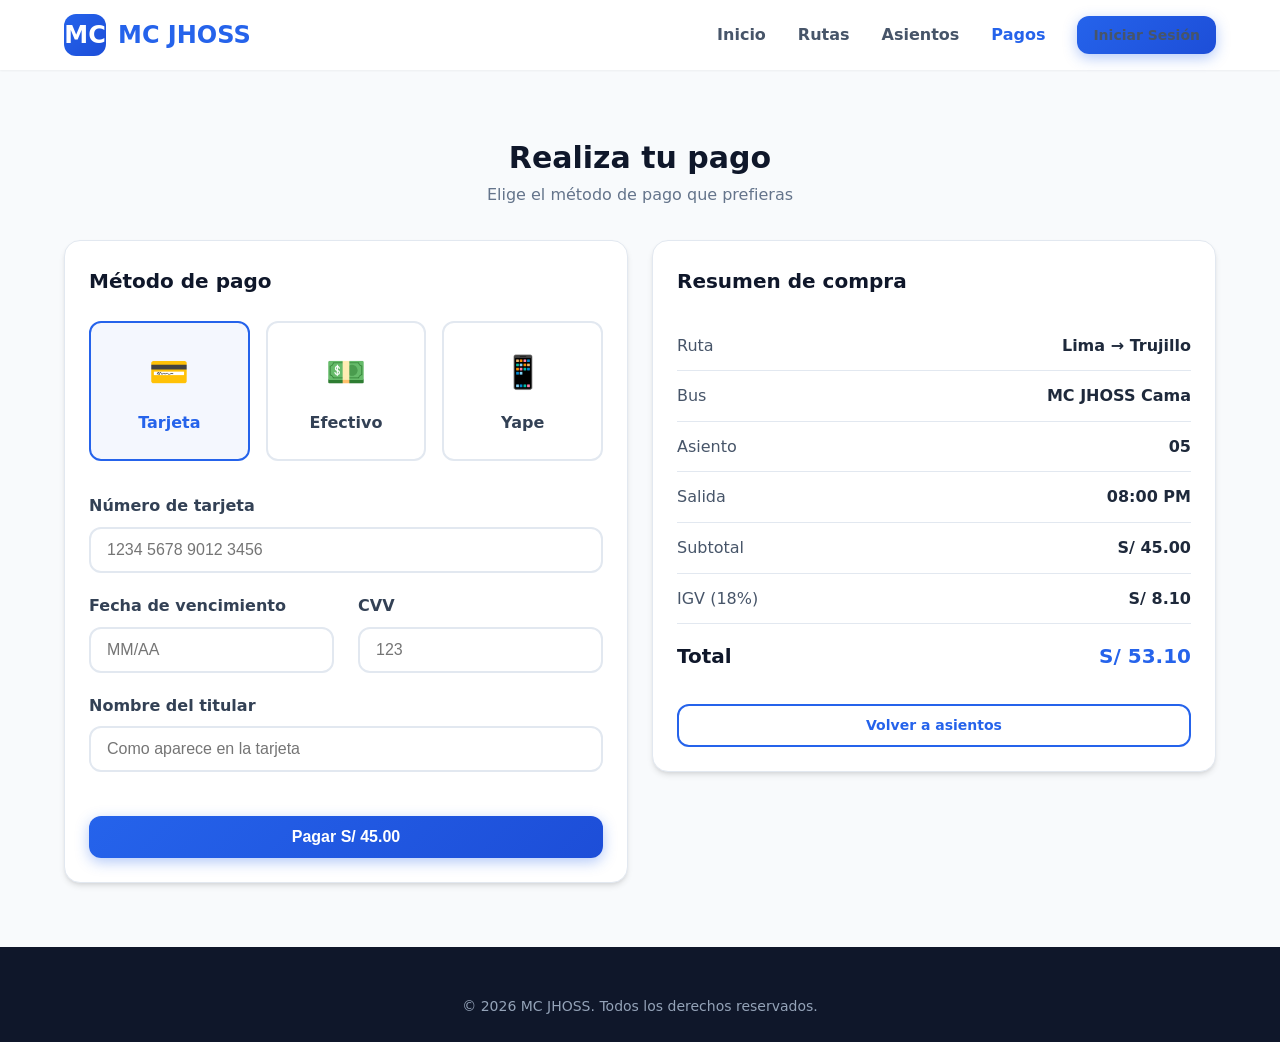
<file: pagos.html>
<!DOCTYPE html>
<html lang="es">
<head>
  <meta charset="UTF-8">
  <meta name="viewport" content="width=device-width, initial-scale=1.0">
  <title>Pagos - MC JHOSS</title>
  <meta name="description" content="Paga tu pasaje de MC JHOSS con tarjeta, efectivo o Yape.">
  <link rel="stylesheet" href="styles.css">
</head>
<body>
  <nav class="navbar">
    <div class="container">
      <a href="index.html" class="logo">
        <div class="logo-icon">MC</div>
        MC JHOSS
      </a>
      <ul class="nav-links">
        <li><a href="index.html">Inicio</a></li>
        <li><a href="rutas.html">Rutas</a></li>
        <li><a href="asientos.html">Asientos</a></li>
        <li><a href="pagos.html" class="active">Pagos</a></li>
        <li><a href="login.html" class="btn btn-primary btn-sm">Iniciar Sesión</a></li>
      </ul>
    </div>
  </nav>

  <section class="section">
    <div class="container">
      <div class="page-header text-center">
        <h1>Realiza tu pago</h1>
        <p>Elige el método de pago que prefieras</p>
      </div>

      <div class="grid grid-2">
        <div class="card">
          <h2 class="card-title mb-3">Método de pago</h2>

          <form action="exito.html" method="get" class="payment-tabs">
            <input type="radio" name="metodo" id="pay-card" class="hidden" checked>
            <input type="radio" name="metodo" id="pay-cash" class="hidden">
            <input type="radio" name="metodo" id="pay-yape" class="hidden">

            <div class="payment-methods">
              <div class="payment-option">
                <input type="radio" name="metodo-tab" id="tab-card" checked>
                <label for="tab-card" class="payment-label" onclick="document.getElementById('pay-card').checked=true">
                  <span class="payment-icon">💳</span>
                  Tarjeta
                </label>
              </div>
              <div class="payment-option">
                <input type="radio" name="metodo-tab" id="tab-cash">
                <label for="tab-cash" class="payment-label" onclick="document.getElementById('pay-cash').checked=true">
                  <span class="payment-icon">💵</span>
                  Efectivo
                </label>
              </div>
              <div class="payment-option">
                <input type="radio" name="metodo-tab" id="tab-yape">
                <label for="tab-yape" class="payment-label" onclick="document.getElementById('pay-yape').checked=true">
                  <span class="payment-icon">📱</span>
                  Yape
                </label>
              </div>
            </div>

            <div class="payment-content content-card">
              <div class="form-group">
                <label class="form-label">Número de tarjeta</label>
                <input type="text" class="form-control" placeholder="1234 5678 9012 3456" maxlength="19">
              </div>
              <div class="grid grid-2">
                <div class="form-group">
                  <label class="form-label">Fecha de vencimiento</label>
                  <input type="text" class="form-control" placeholder="MM/AA" maxlength="5">
                </div>
                <div class="form-group">
                  <label class="form-label">CVV</label>
                  <input type="text" class="form-control" placeholder="123" maxlength="4">
                </div>
              </div>
              <div class="form-group">
                <label class="form-label">Nombre del titular</label>
                <input type="text" class="form-control" placeholder="Como aparece en la tarjeta">
              </div>
            </div>

            <div class="payment-content content-cash">
              <div class="form-group">
                <label class="form-label">Punto de pago</label>
                <select class="form-select">
                  <option>Agencia Lima Centro</option>
                  <option>Agencia La Victoria</option>
                  <option>Agencia San Isidro</option>
                  <option>Terminal Terrestre Plaza Norte</option>
                </select>
              </div>
              <div class="form-group">
                <label class="form-label">Nombre de quien pagará</label>
                <input type="text" class="form-control" placeholder="Nombre completo">
              </div>
              <div class="alert" style="background: rgba(245, 158, 11, 0.1); color: var(--warning); padding: 1rem; border-radius: var(--radius); font-weight: 600;">
                ⚠️ Tienes hasta 4 horas antes de la salida para pagar en efectivo.
              </div>
            </div>

            <div class="payment-content content-yape">
              <div class="text-center mb-3">
                <div style="width: 200px; height: 200px; background: var(--gray-100); border-radius: var(--radius); margin: 0 auto; display: grid; place-items: center; border: 2px dashed var(--gray-300);">
                  <div style="text-align: center; color: var(--gray-500);">
                    <div style="font-size: 3rem;">📱</div>
                    <p style="font-weight: 700;">QR de Yape</p>
                  </div>
                </div>
              </div>
              <div class="form-group">
                <label class="form-label">Número Yape</label>
                <input type="tel" class="form-control" placeholder="9xx xxx xxx">
              </div>
              <p style="color: var(--gray-500); font-size: 0.875rem;">Escanea el QR desde tu app Yape y confirma el pago.</p>
            </div>

            <button type="submit" class="btn btn-primary btn-block mt-3">Pagar S/ 45.00</button>
          </form>
        </div>

        <div class="card" style="height: fit-content;">
          <h2 class="card-title mb-3">Resumen de compra</h2>
          <div style="margin-bottom: 1rem;">
            <div style="display: flex; justify-content: space-between; padding: 0.75rem 0; border-bottom: 1px solid var(--gray-200);">
              <span style="color: var(--gray-600);">Ruta</span>
              <span style="font-weight: 700;">Lima → Trujillo</span>
            </div>
            <div style="display: flex; justify-content: space-between; padding: 0.75rem 0; border-bottom: 1px solid var(--gray-200);">
              <span style="color: var(--gray-600);">Bus</span>
              <span style="font-weight: 700;">MC JHOSS Cama</span>
            </div>
            <div style="display: flex; justify-content: space-between; padding: 0.75rem 0; border-bottom: 1px solid var(--gray-200);">
              <span style="color: var(--gray-600);">Asiento</span>
              <span style="font-weight: 700;">05</span>
            </div>
            <div style="display: flex; justify-content: space-between; padding: 0.75rem 0; border-bottom: 1px solid var(--gray-200);">
              <span style="color: var(--gray-600);">Salida</span>
              <span style="font-weight: 700;">08:00 PM</span>
            </div>
            <div style="display: flex; justify-content: space-between; padding: 0.75rem 0; border-bottom: 1px solid var(--gray-200);">
              <span style="color: var(--gray-600);">Subtotal</span>
              <span style="font-weight: 700;">S/ 45.00</span>
            </div>
            <div style="display: flex; justify-content: space-between; padding: 0.75rem 0; border-bottom: 1px solid var(--gray-200);">
              <span style="color: var(--gray-600);">IGV (18%)</span>
              <span style="font-weight: 700;">S/ 8.10</span>
            </div>
            <div style="display: flex; justify-content: space-between; padding: 1rem 0; font-size: 1.25rem;">
              <span style="font-weight: 800; color: var(--gray-900);">Total</span>
              <span style="font-weight: 800; color: var(--primary);">S/ 53.10</span>
            </div>
          </div>
          <a href="asientos.html" class="btn btn-secondary btn-block btn-sm">Volver a asientos</a>
        </div>
      </div>
    </div>
  </section>

  <footer class="footer">
    <div class="container">
      <div class="footer-bottom" style="border-top: none; padding-top: 0;">
        © 2026 MC JHOSS. Todos los derechos reservados.
      </div>
    </div>
  </footer>
</body>
</html>
</file>
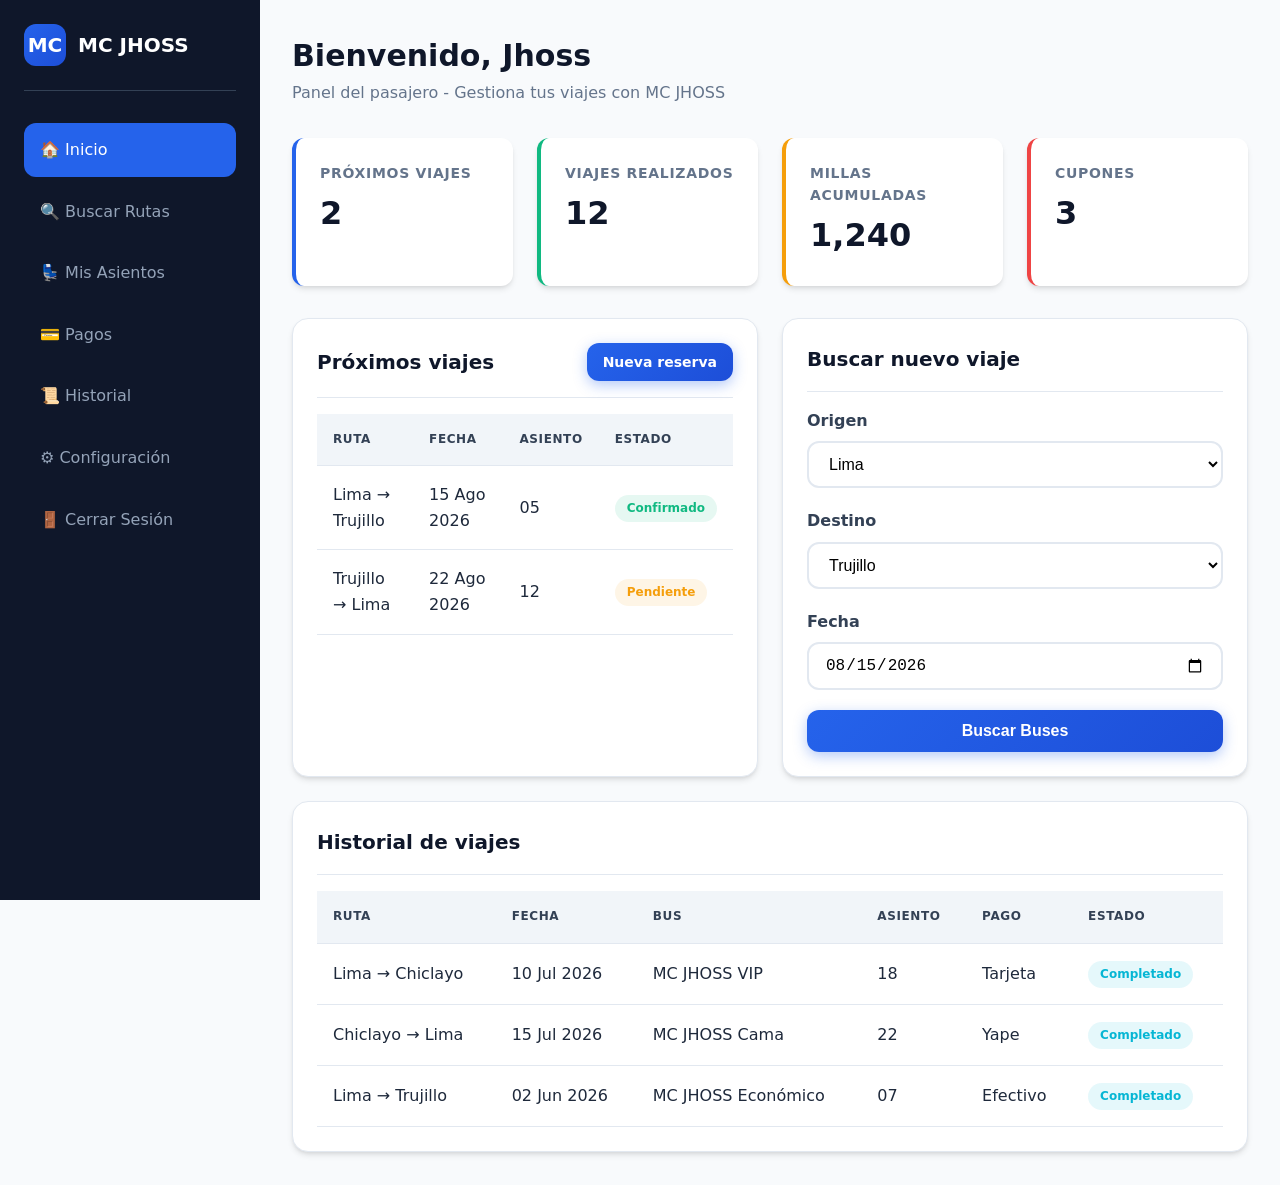
<file: pasajero.html>
<!DOCTYPE html>
<html lang="es">
<head>
  <meta charset="UTF-8">
  <meta name="viewport" content="width=device-width, initial-scale=1.0">
  <title>Dashboard Pasajero - MC JHOSS</title>
  <meta name="description" content="Dashboard del pasajero MC JHOSS. Historial, próximos viajes y reservas.">
  <link rel="stylesheet" href="styles.css">
</head>
<body class="dashboard">
  <aside class="sidebar">
    <div class="sidebar-logo">
      <div class="logo-icon">MC</div>
      MC JHOSS
    </div>
    <ul class="sidebar-menu">
      <li><a href="pasajero.html" class="active">🏠 Inicio</a></li>
      <li><a href="rutas.html">🔍 Buscar Rutas</a></li>
      <li><a href="asientos.html">💺 Mis Asientos</a></li>
      <li><a href="pagos.html">💳 Pagos</a></li>
      <li><a href="#">📜 Historial</a></li>
      <li><a href="#">⚙️ Configuración</a></li>
      <li><a href="login.html">🚪 Cerrar Sesión</a></li>
    </ul>
  </aside>

  <main class="main-content">
    <div class="page-header">
      <h1>Bienvenido, Jhoss</h1>
      <p>Panel del pasajero - Gestiona tus viajes con MC JHOSS</p>
    </div>

    <div class="stats-grid">
      <div class="stat-card blue">
        <div class="stat-label">Próximos Viajes</div>
        <div class="stat-value">2</div>
      </div>
      <div class="stat-card green">
        <div class="stat-label">Viajes Realizados</div>
        <div class="stat-value">12</div>
      </div>
      <div class="stat-card orange">
        <div class="stat-label">Millas Acumuladas</div>
        <div class="stat-value">1,240</div>
      </div>
      <div class="stat-card red">
        <div class="stat-label">Cupones</div>
        <div class="stat-value">3</div>
      </div>
    </div>

    <div class="grid grid-2">
      <div class="card">
        <div class="card-header">
          <span class="card-title">Próximos viajes</span>
          <a href="rutas.html" class="btn btn-primary btn-sm">Nueva reserva</a>
        </div>
        <div class="table-container">
          <table class="data-table">
            <thead>
              <tr>
                <th>Ruta</th>
                <th>Fecha</th>
                <th>Asiento</th>
                <th>Estado</th>
              </tr>
            </thead>
            <tbody>
              <tr>
                <td>Lima → Trujillo</td>
                <td>15 Ago 2026</td>
                <td>05</td>
                <td><span class="badge badge-success">Confirmado</span></td>
              </tr>
              <tr>
                <td>Trujillo → Lima</td>
                <td>22 Ago 2026</td>
                <td>12</td>
                <td><span class="badge badge-warning">Pendiente</span></td>
              </tr>
            </tbody>
          </table>
        </div>
      </div>

      <div class="card">
        <div class="card-header">
          <span class="card-title">Buscar nuevo viaje</span>
        </div>
        <form action="rutas.html" method="get">
          <div class="form-group">
            <label class="form-label">Origen</label>
            <select class="form-select">
              <option>Lima</option>
              <option>Trujillo</option>
              <option>Chiclayo</option>
            </select>
          </div>
          <div class="form-group">
            <label class="form-label">Destino</label>
            <select class="form-select">
              <option>Trujillo</option>
              <option>Chiclayo</option>
              <option>Piura</option>
              <option>Lima</option>
            </select>
          </div>
          <div class="form-group">
            <label class="form-label">Fecha</label>
            <input type="date" class="form-control" value="2026-08-15">
          </div>
          <button type="submit" class="btn btn-primary btn-block">Buscar Buses</button>
        </form>
      </div>
    </div>

    <div class="card mt-3">
      <div class="card-header">
        <span class="card-title">Historial de viajes</span>
      </div>
      <div class="table-container">
        <table class="data-table">
          <thead>
            <tr>
              <th>Ruta</th>
              <th>Fecha</th>
              <th>Bus</th>
              <th>Asiento</th>
              <th>Pago</th>
              <th>Estado</th>
            </tr>
          </thead>
          <tbody>
            <tr>
              <td>Lima → Chiclayo</td>
              <td>10 Jul 2026</td>
              <td>MC JHOSS VIP</td>
              <td>18</td>
              <td>Tarjeta</td>
              <td><span class="badge badge-info">Completado</span></td>
            </tr>
            <tr>
              <td>Chiclayo → Lima</td>
              <td>15 Jul 2026</td>
              <td>MC JHOSS Cama</td>
              <td>22</td>
              <td>Yape</td>
              <td><span class="badge badge-info">Completado</span></td>
            </tr>
            <tr>
              <td>Lima → Trujillo</td>
              <td>02 Jun 2026</td>
              <td>MC JHOSS Económico</td>
              <td>07</td>
              <td>Efectivo</td>
              <td><span class="badge badge-info">Completado</span></td>
            </tr>
          </tbody>
        </table>
      </div>
    </div>
  </main>
</body>
</html>
</file>
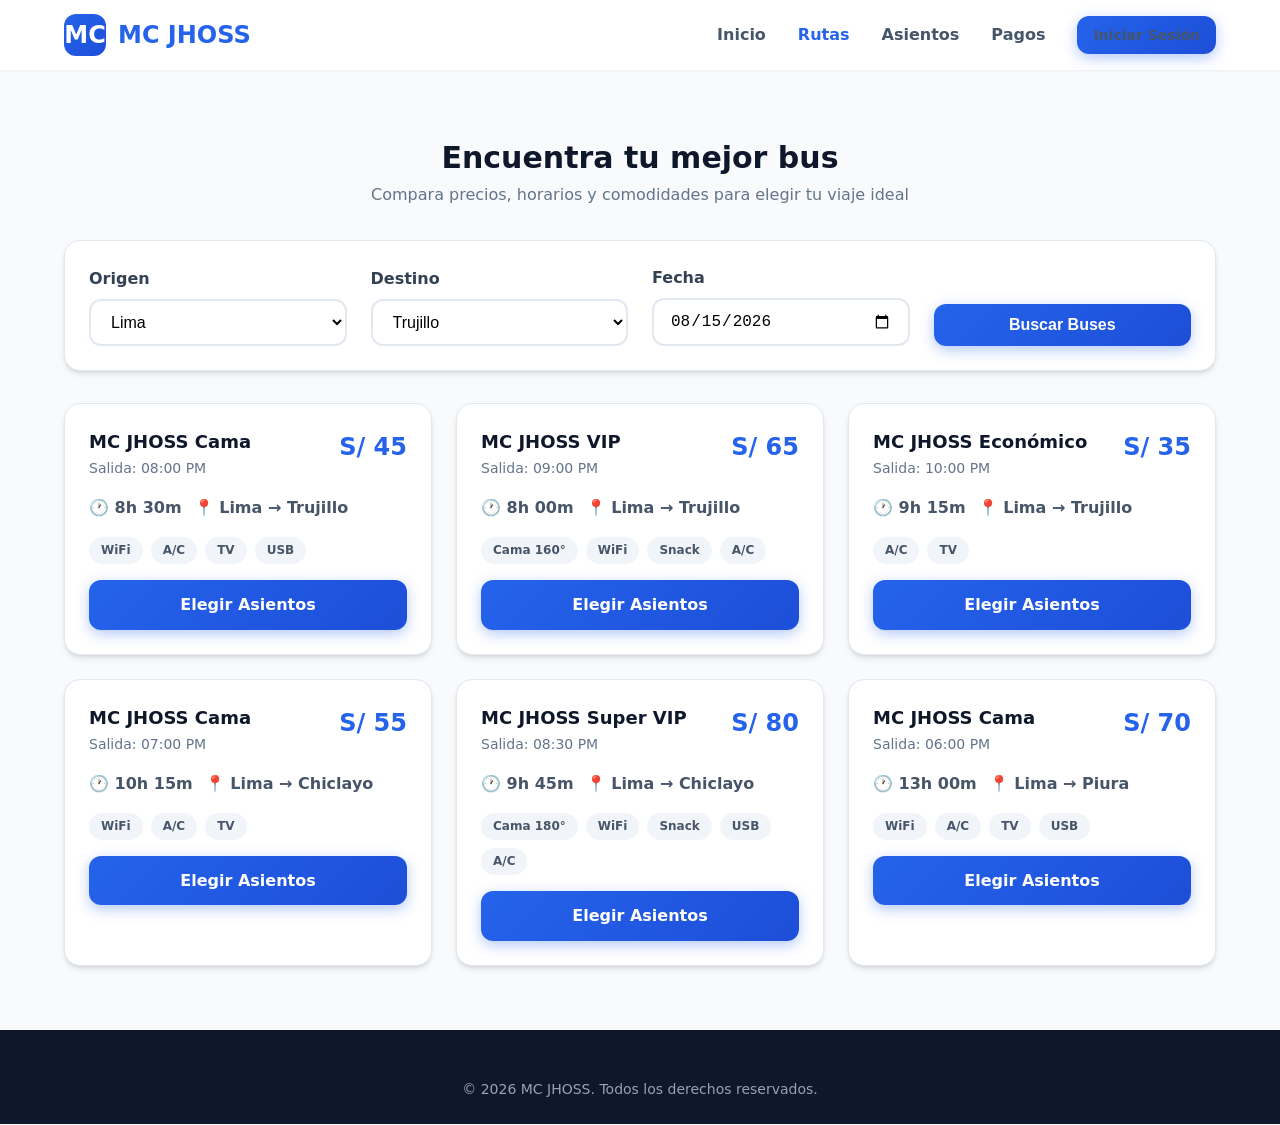
<file: rutas.html>
<!DOCTYPE html>
<html lang="es">
<head>
  <meta charset="UTF-8">
  <meta name="viewport" content="width=device-width, initial-scale=1.0">
  <title>Rutas y Buses - MC JHOSS</title>
  <meta name="description" content="Busca y compara rutas de buses MC JHOSS. Encuentra el mejor precio y horario.">
  <link rel="stylesheet" href="styles.css">
</head>
<body>
  <nav class="navbar">
    <div class="container">
      <a href="index.html" class="logo">
        <div class="logo-icon">MC</div>
        MC JHOSS
      </a>
      <ul class="nav-links">
        <li><a href="index.html">Inicio</a></li>
        <li><a href="rutas.html" class="active">Rutas</a></li>
        <li><a href="asientos.html">Asientos</a></li>
        <li><a href="pagos.html">Pagos</a></li>
        <li><a href="login.html" class="btn btn-primary btn-sm">Iniciar Sesión</a></li>
      </ul>
    </div>
  </nav>

  <section class="section">
    <div class="container">
      <div class="page-header text-center">
        <h1>Encuentra tu mejor bus</h1>
        <p>Compara precios, horarios y comodidades para elegir tu viaje ideal</p>
      </div>

      <div class="card mb-4">
        <div class="grid grid-4" style="align-items: end;">
          <div class="form-group" style="margin-bottom: 0;">
            <label class="form-label">Origen</label>
            <select class="form-select">
              <option>Lima</option>
              <option>Trujillo</option>
              <option>Chiclayo</option>
              <option>Piura</option>
              <option>Arequipa</option>
            </select>
          </div>
          <div class="form-group" style="margin-bottom: 0;">
            <label class="form-label">Destino</label>
            <select class="form-select">
              <option>Trujillo</option>
              <option>Chiclayo</option>
              <option>Piura</option>
              <option>Arequipa</option>
              <option>Lima</option>
            </select>
          </div>
          <div class="form-group" style="margin-bottom: 0;">
            <label class="form-label">Fecha</label>
            <input type="date" class="form-control" value="2026-08-15">
          </div>
          <button class="btn btn-primary">Buscar Buses</button>
        </div>
      </div>

      <div class="grid grid-3">
        <div class="card bus-card">
          <div class="bus-header">
            <div>
              <span class="bus-name">MC JHOSS Cama</span>
              <p style="font-size: 0.875rem; color: var(--gray-500);">Salida: 08:00 PM</p>
            </div>
            <span class="bus-price">S/ 45</span>
          </div>
          <div class="bus-route">
            <span>🕐 8h 30m</span>
            <span>📍 Lima → Trujillo</span>
          </div>
          <div class="bus-features">
            <span>WiFi</span>
            <span>A/C</span>
            <span>TV</span>
            <span>USB</span>
          </div>
          <a href="asientos.html" class="btn btn-primary btn-block">Elegir Asientos</a>
        </div>

        <div class="card bus-card">
          <div class="bus-header">
            <div>
              <span class="bus-name">MC JHOSS VIP</span>
              <p style="font-size: 0.875rem; color: var(--gray-500);">Salida: 09:00 PM</p>
            </div>
            <span class="bus-price">S/ 65</span>
          </div>
          <div class="bus-route">
            <span>🕐 8h 00m</span>
            <span>📍 Lima → Trujillo</span>
          </div>
          <div class="bus-features">
            <span>Cama 160°</span>
            <span>WiFi</span>
            <span>Snack</span>
            <span>A/C</span>
          </div>
          <a href="asientos.html" class="btn btn-primary btn-block">Elegir Asientos</a>
        </div>

        <div class="card bus-card">
          <div class="bus-header">
            <div>
              <span class="bus-name">MC JHOSS Económico</span>
              <p style="font-size: 0.875rem; color: var(--gray-500);">Salida: 10:00 PM</p>
            </div>
            <span class="bus-price">S/ 35</span>
          </div>
          <div class="bus-route">
            <span>🕐 9h 15m</span>
            <span>📍 Lima → Trujillo</span>
          </div>
          <div class="bus-features">
            <span>A/C</span>
            <span>TV</span>
          </div>
          <a href="asientos.html" class="btn btn-primary btn-block">Elegir Asientos</a>
        </div>

        <div class="card bus-card">
          <div class="bus-header">
            <div>
              <span class="bus-name">MC JHOSS Cama</span>
              <p style="font-size: 0.875rem; color: var(--gray-500);">Salida: 07:00 PM</p>
            </div>
            <span class="bus-price">S/ 55</span>
          </div>
          <div class="bus-route">
            <span>🕐 10h 15m</span>
            <span>📍 Lima → Chiclayo</span>
          </div>
          <div class="bus-features">
            <span>WiFi</span>
            <span>A/C</span>
            <span>TV</span>
          </div>
          <a href="asientos.html" class="btn btn-primary btn-block">Elegir Asientos</a>
        </div>

        <div class="card bus-card">
          <div class="bus-header">
            <div>
              <span class="bus-name">MC JHOSS Super VIP</span>
              <p style="font-size: 0.875rem; color: var(--gray-500);">Salida: 08:30 PM</p>
            </div>
            <span class="bus-price">S/ 80</span>
          </div>
          <div class="bus-route">
            <span>🕐 9h 45m</span>
            <span>📍 Lima → Chiclayo</span>
          </div>
          <div class="bus-features">
            <span>Cama 180°</span>
            <span>WiFi</span>
            <span>Snack</span>
            <span>USB</span>
            <span>A/C</span>
          </div>
          <a href="asientos.html" class="btn btn-primary btn-block">Elegir Asientos</a>
        </div>

        <div class="card bus-card">
          <div class="bus-header">
            <div>
              <span class="bus-name">MC JHOSS Cama</span>
              <p style="font-size: 0.875rem; color: var(--gray-500);">Salida: 06:00 PM</p>
            </div>
            <span class="bus-price">S/ 70</span>
          </div>
          <div class="bus-route">
            <span>🕐 13h 00m</span>
            <span>📍 Lima → Piura</span>
          </div>
          <div class="bus-features">
            <span>WiFi</span>
            <span>A/C</span>
            <span>TV</span>
            <span>USB</span>
          </div>
          <a href="asientos.html" class="btn btn-primary btn-block">Elegir Asientos</a>
        </div>
      </div>
    </div>
  </section>

  <footer class="footer">
    <div class="container">
      <div class="footer-bottom" style="border-top: none; padding-top: 0;">
        © 2026 MC JHOSS. Todos los derechos reservados.
      </div>
    </div>
  </footer>
</body>
</html>
</file>
<file: styles.css>
/* MC JHOSS - Sistema de Pasajes Profesional */
/* Solo HTML y CSS - Sin JavaScript */

:root {
  --primary: #2563eb;
  --primary-dark: #1d4ed8;
  --secondary: #f59e0b;
  --success: #10b981;
  --danger: #ef4444;
  --warning: #f59e0b;
  --info: #06b6d4;
  --dark: #0f172a;
  --gray-50: #f8fafc;
  --gray-100: #f1f5f9;
  --gray-200: #e2e8f0;
  --gray-300: #cbd5e1;
  --gray-400: #94a3b8;
  --gray-500: #64748b;
  --gray-600: #475569;
  --gray-700: #334155;
  --gray-800: #1e293b;
  --gray-900: #0f172a;
  --white: #ffffff;
  --shadow-sm: 0 1px 2px 0 rgb(0 0 0 / 0.05);
  --shadow: 0 4px 6px -1px rgb(0 0 0 / 0.1), 0 2px 4px -2px rgb(0 0 0 / 0.1);
  --shadow-lg: 0 10px 15px -3px rgb(0 0 0 / 0.1), 0 4px 6px -4px rgb(0 0 0 / 0.1);
  --radius: 0.75rem;
  --radius-sm: 0.375rem;
  --radius-lg: 1rem;
  --transition: all 0.2s ease-in-out;
}

* {
  margin: 0;
  padding: 0;
  box-sizing: border-box;
}

html {
  scroll-behavior: smooth;
}

body {
  font-family: 'Segoe UI', system-ui, -apple-system, BlinkMacSystemFont, Roboto, sans-serif;
  background: var(--gray-50);
  color: var(--gray-800);
  line-height: 1.6;
  min-height: 100vh;
}

a {
  text-decoration: none;
  color: inherit;
}

/* ===== UTILIDADES ===== */
.container {
  width: 100%;
  max-width: 1200px;
  margin: 0 auto;
  padding: 0 1.5rem;
}

.text-center { text-align: center; }
.mt-1 { margin-top: 0.5rem; }
.mt-2 { margin-top: 1rem; }
.mt-3 { margin-top: 1.5rem; }
.mt-4 { margin-top: 2rem; }
.mb-1 { margin-bottom: 0.5rem; }
.mb-2 { margin-bottom: 1rem; }
.mb-3 { margin-bottom: 1.5rem; }
.mb-4 { margin-bottom: 2rem; }
.hidden { display: none !important; }

/* ===== BOTONES ===== */
.btn {
  display: inline-flex;
  align-items: center;
  justify-content: center;
  gap: 0.5rem;
  padding: 0.75rem 1.5rem;
  border-radius: var(--radius);
  border: none;
  font-weight: 600;
  font-size: 1rem;
  cursor: pointer;
  transition: var(--transition);
  text-align: center;
}

.btn-primary {
  background: linear-gradient(135deg, var(--primary), var(--primary-dark));
  color: var(--white);
  box-shadow: 0 4px 14px rgba(37, 99, 235, 0.35);
}

.btn-primary:hover {
  transform: translateY(-2px);
  box-shadow: 0 6px 20px rgba(37, 99, 235, 0.45);
}

.btn-secondary {
  background: var(--white);
  color: var(--primary);
  border: 2px solid var(--primary);
}

.btn-secondary:hover {
  background: var(--primary);
  color: var(--white);
}

.btn-success {
  background: var(--success);
  color: var(--white);
}

.btn-danger {
  background: var(--danger);
  color: var(--white);
}

.btn-warning {
  background: var(--warning);
  color: var(--white);
}

.btn-block {
  width: 100%;
}

.btn-sm {
  padding: 0.5rem 1rem;
  font-size: 0.875rem;
}

/* ===== TARJETAS ===== */
.card {
  background: var(--white);
  border-radius: var(--radius-lg);
  box-shadow: var(--shadow);
  padding: 1.5rem;
  border: 1px solid var(--gray-200);
}

.card-header {
  display: flex;
  align-items: center;
  justify-content: space-between;
  margin-bottom: 1rem;
  padding-bottom: 1rem;
  border-bottom: 1px solid var(--gray-200);
}

.card-title {
  font-size: 1.25rem;
  font-weight: 700;
  color: var(--gray-900);
}

/* ===== FORMULARIOS ===== */
.form-group {
  margin-bottom: 1.25rem;
}

.form-label {
  display: block;
  margin-bottom: 0.5rem;
  font-weight: 600;
  color: var(--gray-700);
}

.form-control,
.form-select {
  width: 100%;
  padding: 0.75rem 1rem;
  border: 2px solid var(--gray-200);
  border-radius: var(--radius);
  font-size: 1rem;
  transition: var(--transition);
  background: var(--white);
}

.form-control:focus,
.form-select:focus {
  outline: none;
  border-color: var(--primary);
  box-shadow: 0 0 0 3px rgba(37, 99, 235, 0.1);
}

/* ===== NAVEGACIÓN ===== */
.navbar {
  background: var(--white);
  box-shadow: var(--shadow-sm);
  position: sticky;
  top: 0;
  z-index: 100;
}

.navbar .container {
  display: flex;
  align-items: center;
  justify-content: space-between;
  height: 70px;
}

.logo {
  display: flex;
  align-items: center;
  gap: 0.75rem;
  font-size: 1.5rem;
  font-weight: 800;
  color: var(--primary);
}

.logo-icon {
  width: 42px;
  height: 42px;
  background: linear-gradient(135deg, var(--primary), var(--primary-dark));
  border-radius: var(--radius);
  display: grid;
  place-items: center;
  color: var(--white);
  font-weight: 900;
}

.nav-links {
  display: flex;
  align-items: center;
  gap: 2rem;
  list-style: none;
}

.nav-links a {
  font-weight: 600;
  color: var(--gray-600);
  transition: var(--transition);
}

.nav-links a:hover,
.nav-links a.active {
  color: var(--primary);
}

/* ===== HERO ===== */
.hero {
  background: linear-gradient(135deg, var(--dark) 0%, #1e3a8a 100%);
  color: var(--white);
  padding: 5rem 0;
  text-align: center;
}

.hero h1 {
  font-size: 3rem;
  font-weight: 800;
  margin-bottom: 1rem;
  line-height: 1.2;
}

.hero p {
  font-size: 1.25rem;
  color: var(--gray-300);
  max-width: 600px;
  margin: 0 auto 2rem;
}

.hero-btns {
  display: flex;
  gap: 1rem;
  justify-content: center;
  flex-wrap: wrap;
}

/* ===== SECCIONES ===== */
.section {
  padding: 4rem 0;
}

.section-title {
  font-size: 2rem;
  font-weight: 800;
  color: var(--gray-900);
  text-align: center;
  margin-bottom: 0.5rem;
}

.section-subtitle {
  text-align: center;
  color: var(--gray-500);
  margin-bottom: 3rem;
}

/* ===== GRID ===== */
.grid {
  display: grid;
  gap: 1.5rem;
}

.grid-2 { grid-template-columns: repeat(2, 1fr); }
.grid-3 { grid-template-columns: repeat(3, 1fr); }
.grid-4 { grid-template-columns: repeat(4, 1fr); }

@media (max-width: 992px) {
  .grid-4 { grid-template-columns: repeat(2, 1fr); }
  .grid-3 { grid-template-columns: repeat(2, 1fr); }
}

@media (max-width: 768px) {
  .grid-2,
  .grid-3,
  .grid-4 { grid-template-columns: 1fr; }
  .hero h1 { font-size: 2rem; }
  .nav-links { display: none; }
}

/* ===== FEATURE CARDS ===== */
.feature-card {
  text-align: center;
  padding: 2rem;
  transition: var(--transition);
}

.feature-card:hover {
  transform: translateY(-5px);
  box-shadow: var(--shadow-lg);
}

.feature-icon {
  width: 64px;
  height: 64px;
  margin: 0 auto 1rem;
  background: rgba(37, 99, 235, 0.1);
  border-radius: 50%;
  display: grid;
  place-items: center;
  font-size: 1.75rem;
  color: var(--primary);
}

/* ===== LOGIN ===== */
.login-page {
  min-height: 100vh;
  display: grid;
  place-items: center;
  background: linear-gradient(135deg, var(--dark) 0%, #1e3a8a 100%);
  padding: 2rem;
}

.login-card {
  width: 100%;
  max-width: 480px;
  background: var(--white);
  border-radius: var(--radius-lg);
  box-shadow: var(--shadow-lg);
  padding: 2.5rem;
}

.login-logo {
  text-align: center;
  margin-bottom: 2rem;
}

.login-logo .logo {
  justify-content: center;
  margin-bottom: 1rem;
}

.role-selector {
  display: grid;
  grid-template-columns: repeat(3, 1fr);
  gap: 0.75rem;
  margin-bottom: 1.5rem;
}

.role-option {
  position: relative;
}

.role-option input {
  position: absolute;
  opacity: 0;
  width: 0;
  height: 0;
}

.role-label {
  display: flex;
  flex-direction: column;
  align-items: center;
  gap: 0.5rem;
  padding: 1rem;
  border: 2px solid var(--gray-200);
  border-radius: var(--radius);
  cursor: pointer;
  transition: var(--transition);
  font-weight: 600;
  color: var(--gray-600);
}

.role-label:hover {
  border-color: var(--primary);
}

.role-option input:checked + .role-label {
  border-color: var(--primary);
  background: rgba(37, 99, 235, 0.05);
  color: var(--primary);
}

/* ===== DASHBOARD ===== */
.dashboard {
  display: grid;
  grid-template-columns: 260px 1fr;
  min-height: 100vh;
}

.sidebar {
  background: var(--gray-900);
  color: var(--white);
  padding: 1.5rem;
  position: sticky;
  top: 0;
  height: 100vh;
  overflow-y: auto;
}

.sidebar-logo {
  display: flex;
  align-items: center;
  gap: 0.75rem;
  font-size: 1.25rem;
  font-weight: 800;
  margin-bottom: 2rem;
  padding-bottom: 1.5rem;
  border-bottom: 1px solid var(--gray-700);
}

.sidebar-menu {
  list-style: none;
}

.sidebar-menu li {
  margin-bottom: 0.5rem;
}

.sidebar-menu a {
  display: flex;
  align-items: center;
  gap: 0.75rem;
  padding: 0.875rem 1rem;
  border-radius: var(--radius);
  color: var(--gray-400);
  font-weight: 500;
  transition: var(--transition);
}

.sidebar-menu a:hover,
.sidebar-menu a.active {
  background: var(--primary);
  color: var(--white);
}

.main-content {
  padding: 2rem;
  background: var(--gray-50);
}

.page-header {
  margin-bottom: 2rem;
}

.page-header h1 {
  font-size: 1.875rem;
  font-weight: 800;
  color: var(--gray-900);
}

.page-header p {
  color: var(--gray-500);
}

/* ===== STATS ===== */
.stats-grid {
  display: grid;
  grid-template-columns: repeat(4, 1fr);
  gap: 1.5rem;
  margin-bottom: 2rem;
}

.stat-card {
  background: var(--white);
  border-radius: var(--radius);
  padding: 1.5rem;
  box-shadow: var(--shadow);
  border-left: 4px solid var(--primary);
}

.stat-card.blue { border-left-color: var(--primary); }
.stat-card.green { border-left-color: var(--success); }
.stat-card.orange { border-left-color: var(--warning); }
.stat-card.red { border-left-color: var(--danger); }

.stat-label {
  font-size: 0.875rem;
  color: var(--gray-500);
  font-weight: 600;
  text-transform: uppercase;
  letter-spacing: 0.05em;
}

.stat-value {
  font-size: 2rem;
  font-weight: 800;
  color: var(--gray-900);
  margin-top: 0.25rem;
}

@media (max-width: 992px) {
  .stats-grid { grid-template-columns: repeat(2, 1fr); }
  .dashboard { grid-template-columns: 1fr; }
  .sidebar { display: none; }
}

@media (max-width: 576px) {
  .stats-grid { grid-template-columns: 1fr; }
}

/* ===== TABLAS ===== */
.table-container {
  overflow-x: auto;
}

.data-table {
  width: 100%;
  border-collapse: collapse;
}

.data-table th,
.data-table td {
  padding: 1rem;
  text-align: left;
  border-bottom: 1px solid var(--gray-200);
}

.data-table th {
  background: var(--gray-100);
  font-weight: 700;
  color: var(--gray-700);
  text-transform: uppercase;
  font-size: 0.75rem;
  letter-spacing: 0.05em;
}

.data-table tr:hover td {
  background: var(--gray-50);
}

.badge {
  display: inline-flex;
  align-items: center;
  padding: 0.25rem 0.75rem;
  border-radius: 9999px;
  font-size: 0.75rem;
  font-weight: 700;
}

.badge-success { background: rgba(16, 185, 129, 0.1); color: var(--success); }
.badge-warning { background: rgba(245, 158, 11, 0.1); color: var(--warning); }
.badge-danger { background: rgba(239, 68, 68, 0.1); color: var(--danger); }
.badge-info { background: rgba(6, 182, 212, 0.1); color: var(--info); }

/* ===== ASIENTOS ===== */
.bus-container {
  max-width: 700px;
  margin: 0 auto;
  background: var(--white);
  border-radius: var(--radius-lg);
  box-shadow: var(--shadow);
  padding: 2rem;
}

.bus-front {
  background: var(--gray-800);
  color: var(--white);
  text-align: center;
  padding: 1rem;
  border-radius: var(--radius);
  margin-bottom: 2rem;
  font-weight: 700;
}

.seats-grid {
  display: grid;
  grid-template-columns: repeat(4, 1fr);
  gap: 1rem;
  margin-bottom: 2rem;
}

.seat {
  position: relative;
}

.seat input {
  position: absolute;
  opacity: 0;
  width: 0;
  height: 0;
}

.seat-label {
  display: grid;
  place-items: center;
  height: 56px;
  background: var(--gray-100);
  border: 2px solid var(--gray-300);
  border-radius: var(--radius);
  font-weight: 700;
  color: var(--gray-700);
  cursor: pointer;
  transition: var(--transition);
}

.seat-label:hover {
  border-color: var(--primary);
}

.seat input:checked + .seat-label {
  background: rgba(37, 99, 235, 0.1);
  border-color: var(--primary);
  color: var(--primary);
}

.seat.occupied .seat-label {
  background: var(--danger);
  border-color: var(--danger);
  color: var(--white);
  cursor: not-allowed;
  opacity: 0.7;
}

.seat.reserved .seat-label {
  background: var(--warning);
  border-color: var(--warning);
  color: var(--white);
  cursor: not-allowed;
  opacity: 0.8;
}

.seat.occupied input,
.seat.reserved input {
  display: none;
}

.seat-legend {
  display: flex;
  justify-content: center;
  gap: 2rem;
  flex-wrap: wrap;
  margin-bottom: 1.5rem;
}

.legend-item {
  display: flex;
  align-items: center;
  gap: 0.5rem;
  font-size: 0.875rem;
  font-weight: 600;
}

.legend-box {
  width: 24px;
  height: 24px;
  border-radius: var(--radius-sm);
  border: 2px solid;
}

.legend-box.free { background: var(--gray-100); border-color: var(--gray-300); }
.legend-box.selected { background: rgba(37, 99, 235, 0.1); border-color: var(--primary); }
.legend-box.occupied { background: var(--danger); border-color: var(--danger); }
.legend-box.reserved { background: var(--warning); border-color: var(--warning); }

/* ===== PAGOS ===== */
.payment-methods {
  display: grid;
  grid-template-columns: repeat(3, 1fr);
  gap: 1rem;
  margin-bottom: 2rem;
}

.payment-option {
  position: relative;
}

.payment-option input {
  position: absolute;
  opacity: 0;
  width: 0;
  height: 0;
}

.payment-label {
  display: flex;
  flex-direction: column;
  align-items: center;
  gap: 0.75rem;
  padding: 1.5rem;
  border: 2px solid var(--gray-200);
  border-radius: var(--radius);
  cursor: pointer;
  transition: var(--transition);
  font-weight: 700;
  color: var(--gray-700);
}

.payment-label:hover {
  border-color: var(--primary);
}

.payment-option input:checked + .payment-label {
  border-color: var(--primary);
  background: rgba(37, 99, 235, 0.05);
  color: var(--primary);
}

.payment-icon {
  font-size: 2rem;
}

/* Tabs de pago con CSS */
.payment-tabs {
  position: relative;
}

.payment-content {
  display: none;
}

#pay-card:checked ~ .content-card,
#pay-cash:checked ~ .content-cash,
#pay-yape:checked ~ .content-yape {
  display: block;
}

/* ===== BUSES / RUTAS ===== */
.bus-card {
  display: flex;
  flex-direction: column;
  gap: 1rem;
}

.bus-header {
  display: flex;
  justify-content: space-between;
  align-items: flex-start;
}

.bus-name {
  font-size: 1.125rem;
  font-weight: 700;
  color: var(--gray-900);
}

.bus-price {
  font-size: 1.5rem;
  font-weight: 800;
  color: var(--primary);
}

.bus-route {
  display: flex;
  align-items: center;
  gap: 0.75rem;
  color: var(--gray-600);
  font-weight: 600;
}

.bus-features {
  display: flex;
  gap: 0.5rem;
  flex-wrap: wrap;
}

.bus-features span {
  background: var(--gray-100);
  color: var(--gray-600);
  padding: 0.25rem 0.75rem;
  border-radius: 9999px;
  font-size: 0.75rem;
  font-weight: 600;
}

/* ===== FOOTER ===== */
.footer {
  background: var(--gray-900);
  color: var(--white);
  padding: 3rem 0 1.5rem;
}

.footer-grid {
  display: grid;
  grid-template-columns: 2fr repeat(3, 1fr);
  gap: 2rem;
  margin-bottom: 2rem;
}

.footer-bottom {
  border-top: 1px solid var(--gray-700);
  padding-top: 1.5rem;
  text-align: center;
  color: var(--gray-400);
  font-size: 0.875rem;
}

@media (max-width: 768px) {
  .footer-grid { grid-template-columns: 1fr; }
}

/* ===== ANIMACIONES ===== */
@keyframes fadeIn {
  from { opacity: 0; transform: translateY(10px); }
  to { opacity: 1; transform: translateY(0); }
}

.card,
.stat-card,
.feature-card,
.bus-card {
  animation: fadeIn 0.4s ease-out;
}

/* ===== PÁGINA DE ÉXITO ===== */
.success-page {
  min-height: 100vh;
  display: grid;
  place-items: center;
  background: var(--gray-50);
  padding: 2rem;
}

.success-card {
  text-align: center;
  max-width: 480px;
}

.success-icon {
  width: 100px;
  height: 100px;
  background: rgba(16, 185, 129, 0.1);
  border-radius: 50%;
  display: grid;
  place-items: center;
  margin: 0 auto 1.5rem;
  font-size: 3rem;
  color: var(--success);
}
</file>
